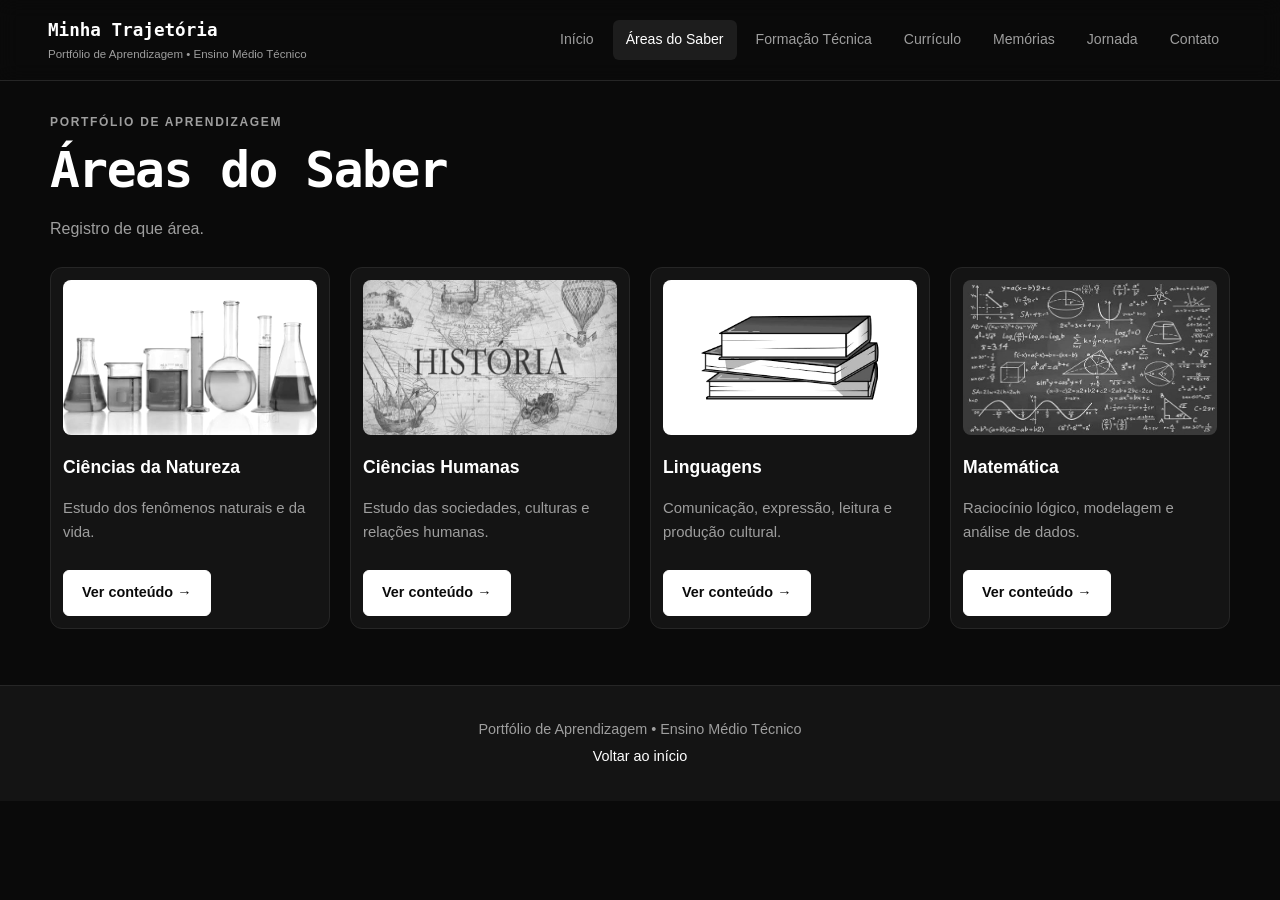
<file: paginas/areas-do-saber.html>
<!doctype html>
<html lang="pt-BR">
  <head>
    <meta charset="UTF-8" />
    <meta name="viewport" content="width=device-width, initial-scale=1.0" />
    <meta
      name="description"
      content="Portfólio de aprendizagem do Ensino Médio Técnico."
    />
    <title>Áreas do Saber | Minha Trajetória</title>
    <!-- Folha de estilos compartilhada. O caminho muda nas páginas dentro de /paginas. -->
    <link rel="stylesheet" href="../css/estilo.css" />
  </head>
  <body>
    <!-- CABEÇALHO E MENU PRINCIPAL. -->
    <header class="site-header">
      <a class="marca" href="../index.html"
        >Minha Trajetória<small
          >Portfólio de Aprendizagem • Ensino Médio Técnico</small
        ></a
      >
      <button
        class="menu-toggle"
        type="button"
        aria-expanded="false"
        aria-controls="menu-principal"
      >
        ☰ Menu
      </button>
      <nav aria-label="Navegação principal">
        <ul class="menu-horizontal" id="menu-principal">
          <li><a href="../index.html">Início</a></li>
          <li>
            <a href="areas-do-saber.html" aria-current="page">Áreas do Saber</a>
          </li>
          <li><a href="formacao-tecnica.html">Formação Técnica</a></li>
          <li><a href="curriculo.html">Currículo</a></li>
          <li><a href="memorias.html">Memórias</a></li>
          <li><a href="jornada.html">Jornada</a></li>
          <li><a href="contato.html">Contato</a></li>
        </ul>
      </nav>
    </header>
    <main>
      <p class="eyebrow">Portfólio de aprendizagem</p>
      <h1>Áreas do Saber</h1>
      <p class="subtitulo">Registro de que área.</p>
      <section class="grade-cards">
        <article class="card">
          <img
            src="../imagens/cn.jpg"
            alt="Imagem ilustrativa relacionada a Ciências da Natureza"
          />
          <h3>Ciências da Natureza</h3>
          <p>Estudo dos fenômenos naturais e da vida.</p>
          <a class="botao" href="ciencias-natureza.html">Ver conteúdo →</a>
        </article>
        <article class="card">
          <img
            src="../imagens/historia.jpg"
            alt="Imagem ilustrativa relacionada a Ciências Humanas"
          />
          <h3>Ciências Humanas</h3>
          <p>Estudo das sociedades, culturas e relações humanas.</p>
          <a class="botao" href="ciencias-humanas.html">Ver conteúdo →</a>
        </article>
        <article class="card">
          <img
            src="../imagens/livros.jpg"
            alt="Imagem ilustrativa relacionada a Linguagens"
          />
          <h3>Linguagens</h3>
          <p>Comunicação, expressão, leitura e produção cultural.</p>
          <a class="botao" href="linguagens.html">Ver conteúdo →</a>
        </article>
        <article class="card">
          <img
            src="../imagens/matematica.jpg"
            alt="Imagem ilustrativa relacionada a Matemática"
          />
          <h3>Matemática</h3>
          <p>Raciocínio lógico, modelagem e análise de dados.</p>
          <a class="botao" href="matematica.html">Ver conteúdo →</a>
        </article>
      </section>
    </main>
    <!-- RODAPÉ. -->
    <footer class="site-footer">
      <p>Portfólio de Aprendizagem • Ensino Médio Técnico</p>
      <p><a style="color: #fff" href="../index.html">Voltar ao início</a></p>
    </footer>
    <script src="../js/site.js"></script>
  </body>
</html>
</file>
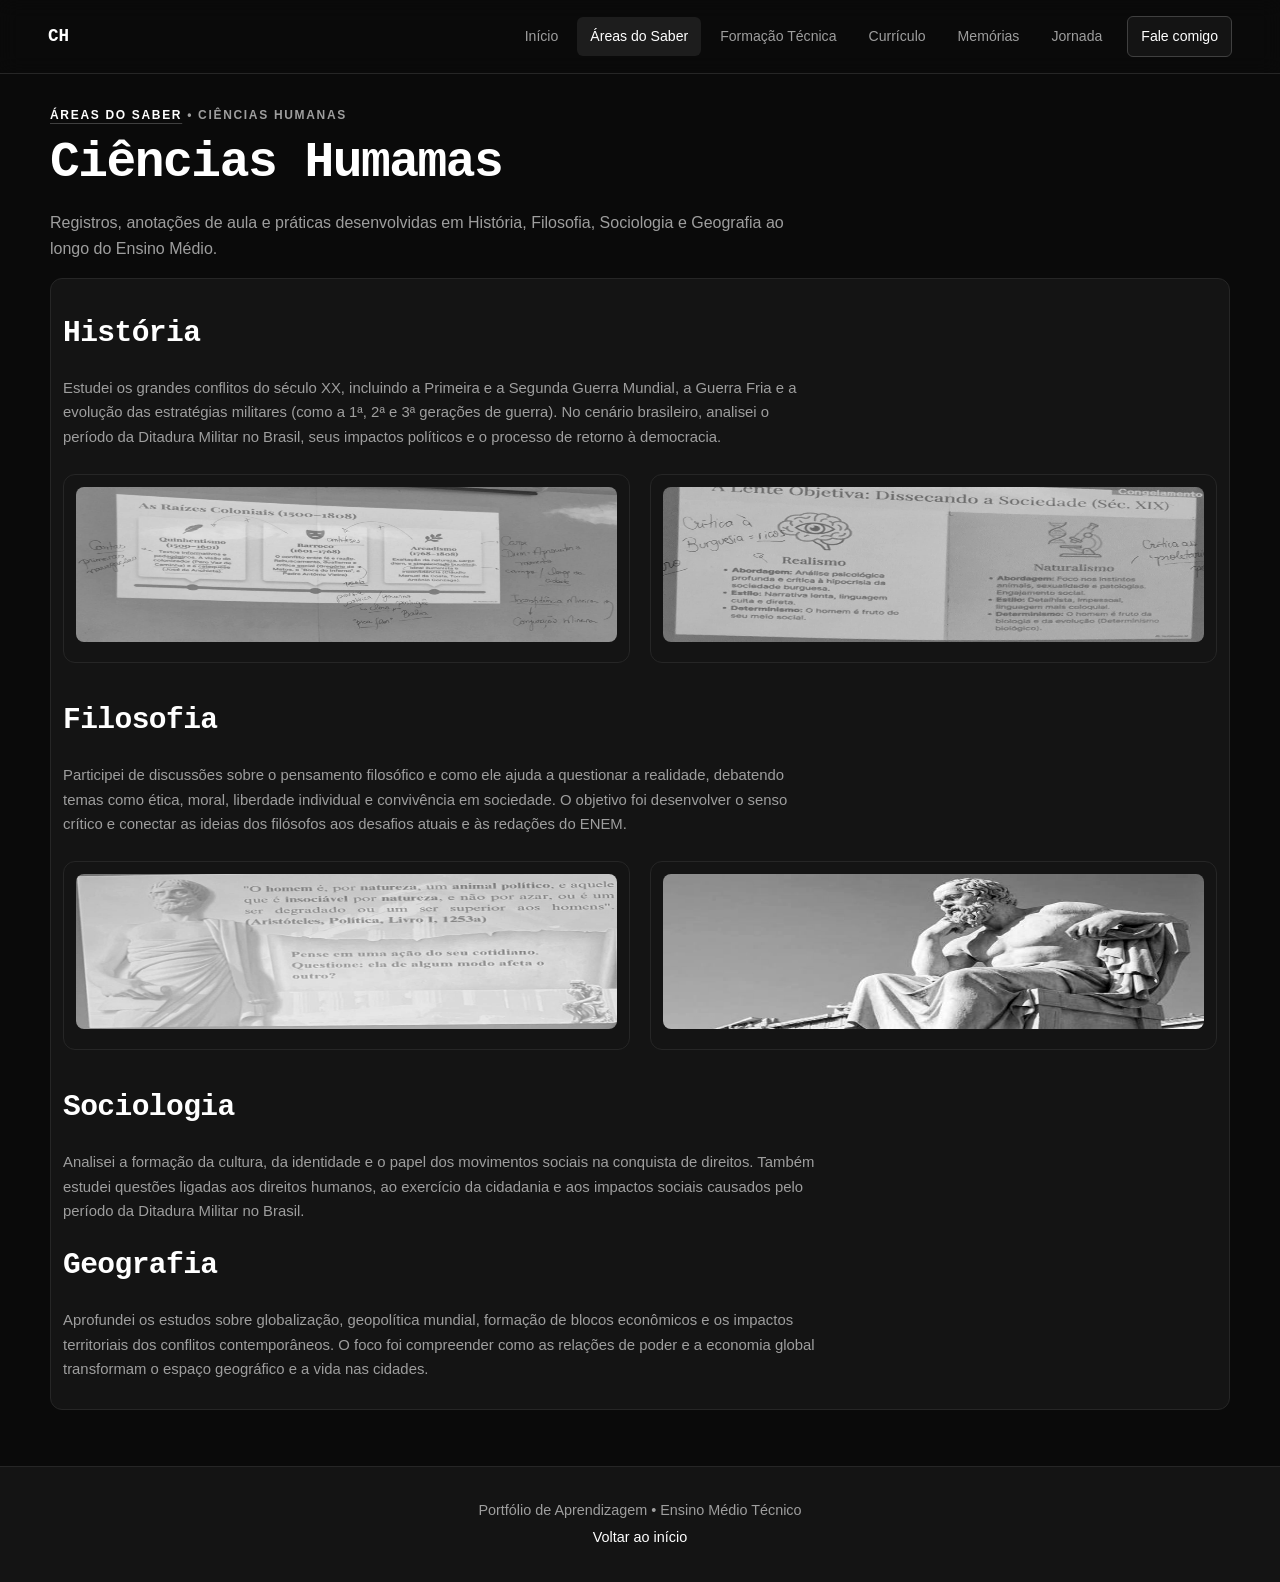
<file: paginas/ciencias-humanas.html>
<!doctype html>
<html lang="pt-BR">
  <head>
    <meta charset="UTF-8" />
    <meta name="viewport" content="width=device-width, initial-scale=1.0" />
    <meta
      name="description"
      content="Portfólio de aprendizagem do Ensino Médio Técnico — Ciências da Natureza."
    />
    <title>Área do Saber | CH</title>
    <link rel="stylesheet" href="../css/estilo.css" />
  </head>
  <body>
    <!-- CABEÇALHO E MENU PRINCIPAL -->
    <header class="site-header">
      <a class="marca" href="../index.html">
        <span>CH</span>
      </a>

      <button
        class="menu-toggle"
        type="button"
        aria-expanded="false"
        aria-controls="menu-principal"
      >
        ☰ Menu
      </button>

      <nav aria-label="Navegação principal">
        <ul class="menu-horizontal" id="menu-principal">
          <li><a href="../index.html">Início</a></li>
          <li>
            <a href="areas-do-saber.html" aria-current="page">Áreas do Saber</a>
          </li>
          <li><a href="formacao-tecnica.html">Formação Técnica</a></li>
          <li><a href="curriculo.html">Currículo</a></li>
          <li><a href="memorias.html">Memórias</a></li>
          <li><a href="jornada.html">Jornada</a></li>
          <li><a href="contato.html" class="nav-cta">Fale comigo</a></li>
        </ul>
      </nav>
    </header>

    <main>
      <p class="eyebrow">
        <a href="areas-do-saber.html">Áreas do Saber</a> • Ciências Humanas
      </p>
      <h1>Ciências Humamas</h1>
      <p class="subtitulo">
        Registros, anotações de aula e práticas desenvolvidas em História,
        Filosofia, Sociologia e Geografia ao longo do Ensino Médio.
      </p>
      <div class="card">
        <section class="secao-disciplina" >
          <h2>História</h2>
          <p class="subtitulo">
            Estudei os grandes conflitos do século XX, incluindo a Primeira e a Segunda Guerra Mundial, a Guerra Fria e a evolução das estratégias militares (como a 1ª, 2ª e 3ª gerações de guerra). No cenário brasileiro, analisei o período da Ditadura Militar no Brasil, seus impactos políticos e o processo de retorno à democracia.
          </p>
          <div class="grade-cards">
            <article class="card">
              <img
                src="../imagens/atividades/historia.png"
                alt="Registro de aula de História 1"
              />
            </article>
            <article class="card">
              <img
                src="../imagens/atividades/historia1.jpeg"
                alt="Registro de aula de História 2"
              />
            </article>
          </div>
        </section>
        <section class="secao-disciplina" >
          <h2>Filosofia</h2>
          <p class="subtitulo">
            Participei de discussões sobre o pensamento filosófico e como ele ajuda a questionar a realidade, debatendo temas como ética, moral, liberdade individual e convivência em sociedade. O objetivo foi desenvolver o senso crítico e conectar as ideias dos filósofos aos desafios atuais e às redações do ENEM.
          </p>
          <div class="grade-cards">
            <article class="card">
              <img
                src="../imagens/atividades/filosofia.png"
                alt="Registro de aula de Filosofia 1"
              />
            </article>
            <article class="card">
              <img
                src="../imagens/filosofia.jpg"
                alt="Imagem ilustrativa do Sócrates"
              />
            </article>
          </div>
        </section>
        <section class="secao-disciplina" >
            <h2>Sociologia</h2>
            <p class="subtitulo">
              Analisei a formação da cultura, da identidade e o papel dos movimentos sociais na conquista de direitos. Também estudei questões ligadas aos direitos humanos, ao exercício da cidadania e aos impactos sociais causados pelo período da Ditadura Militar no Brasil.
            </p>
              </article>
            <h2>Geografia</h2>
            <p class="subtitulo">
              Aprofundei os estudos sobre globalização, geopolítica mundial, formação de blocos econômicos e os impactos territoriais dos conflitos contemporâneos. O foco foi compreender como as relações de poder e a economia global transformam o espaço geográfico e a vida nas cidades.
            </p>
        </section>
      </div>
    </main>

    <!-- RODAPÉ -->
    <footer class="site-footer">
      <p>Portfólio de Aprendizagem • Ensino Médio Técnico</p>
      <p><a href="../index.html">Voltar ao início</a></p>
    </footer>

    <script src="../js/site.js"></script>
  </body>
</html>
</file>
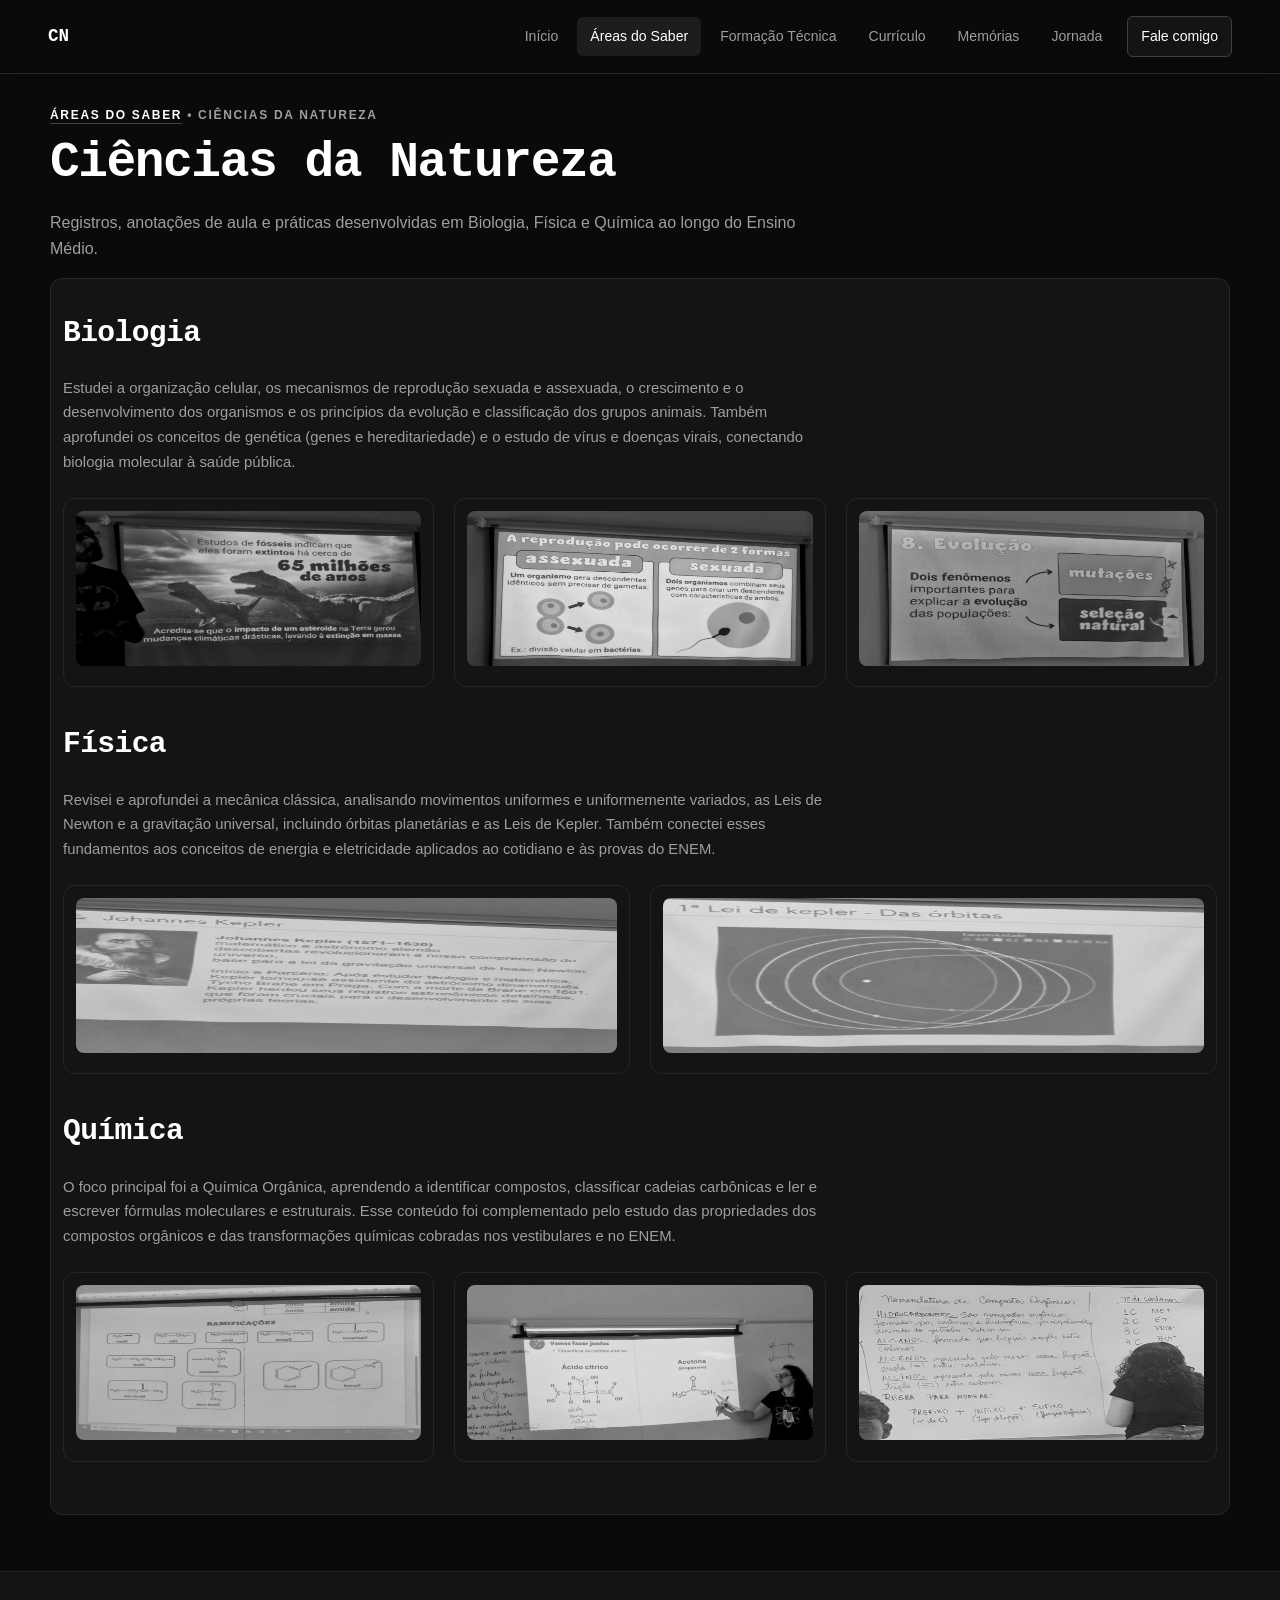
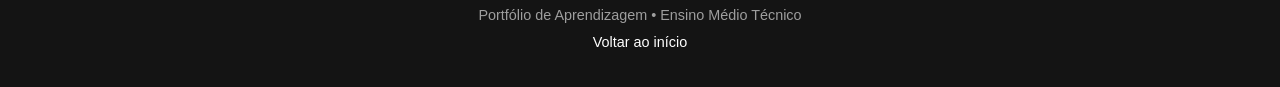
<file: paginas/ciencias-natureza.html>
<!doctype html>
<html lang="pt-BR">
  <head>
    <meta charset="UTF-8" />
    <meta name="viewport" content="width=device-width, initial-scale=1.0" />
    <meta
      name="description"
      content="Portfólio de aprendizagem do Ensino Médio Técnico — Ciências da Natureza."
    />
    <title>Área do Saber | CN</title>
    <link rel="stylesheet" href="../css/estilo.css" />
  </head>
  <body>
    <!-- CABEÇALHO E MENU PRINCIPAL -->
    <header class="site-header">
      <a class="marca" href="../index.html">
        <span>CN</span>
      </a>

      <button
        class="menu-toggle"
        type="button"
        aria-expanded="false"
        aria-controls="menu-principal"
      >
        ☰ Menu
      </button>

      <nav aria-label="Navegação principal">
        <ul class="menu-horizontal" id="menu-principal">
          <li><a href="../index.html">Início</a></li>
          <li>
            <a href="areas-do-saber.html" aria-current="page">Áreas do Saber</a>
          </li>
          <li><a href="formacao-tecnica.html">Formação Técnica</a></li>
          <li><a href="curriculo.html">Currículo</a></li>
          <li><a href="memorias.html">Memórias</a></li>
          <li><a href="jornada.html">Jornada</a></li>
          <li><a href="contato.html" class="nav-cta">Fale comigo</a></li>
        </ul>
      </nav>
    </header>

    <main>
      <p class="eyebrow">
        <a href="areas-do-saber.html">Áreas do Saber</a> • Ciências da Natureza
      </p>
      <h1>Ciências da Natureza</h1>
      <p class="subtitulo">
        Registros, anotações de aula e práticas desenvolvidas em Biologia,
        Física e Química ao longo do Ensino Médio.
      </p>
      <div class="card">
        <section class="secao-disciplina">
          <h2>Biologia</h2>
          <p class="subtitulo">
            Estudei a organização celular, os mecanismos de reprodução sexuada e
            assexuada, o crescimento e o desenvolvimento dos organismos e os
            princípios da evolução e classificação dos grupos animais. Também
            aprofundei os conceitos de genética (genes e hereditariedade) e o
            estudo de vírus e doenças virais, conectando biologia molecular à
            saúde pública.
          </p>

          <div class="grade-cards">
            <article class="card">
              <img
                src="../imagens/atividades/biologia3.png"
                alt="Registro de aula de Biologia 1"
              />
            </article>

            <article class="card">
              <img
                src="../imagens/atividades/biologia.png"
                alt="Registro de aula de Biologia 2"
              />
            </article>

            <article class="card">
              <img
                src="../imagens/atividades/biologia2.png"
                alt="Registro de aula de Biologia 3"
              />
            </article>
          </div>
        </section>
        <section class="secao-disciplina">
          <h2>Física</h2>
          <p class="subtitulo">
            Revisei e aprofundei a mecânica clássica, analisando movimentos
            uniformes e uniformemente variados, as Leis de Newton e a gravitação
            universal, incluindo órbitas planetárias e as Leis de Kepler. Também
            conectei esses fundamentos aos conceitos de energia e eletricidade
            aplicados ao cotidiano e às provas do ENEM.
          </p>

          <div class="grade-cards">
            <article class="card">
              <img
                src="../imagens/atividades/fisica1.png"
                alt="Registro de aula de Física 1"
              />
            </article>

            <article class="card">
              <img
                src="../imagens/atividades/fisica2.png"
                alt="Registro de aula de Física 2"
              />
            </article>
          </div>
        </section>
        <section class="secao-disciplina">
          <h2>Química</h2>
          <p class="subtitulo">
            O foco principal foi a Química Orgânica, aprendendo a identificar
            compostos, classificar cadeias carbônicas e ler e escrever fórmulas
            moleculares e estruturais. Esse conteúdo foi complementado pelo
            estudo das propriedades dos compostos orgânicos e das transformações
            químicas cobradas nos vestibulares e no ENEM.
          </p>

          <div class="grade-cards">
            <article class="card">
              <img
                src="../imagens/atividades/quimica1.png"
                alt="Registro de aula de Química 1"
              />
            </article>

            <article class="card">
              <img
                src="../imagens/atividades/quimica4.png"
                alt="Registro de aula de Química 2"
              />
            </article>

            <article class="card">
              <img
                src="../imagens/atividades/quimica2.png"
                alt="Registro de aula de Química 3"
              />
            </article>
          </div>
        </section>
      </div>
    </main>

    <!-- RODAPÉ -->
    <footer class="site-footer">
      <p>Portfólio de Aprendizagem • Ensino Médio Técnico</p>
      <p><a href="../index.html">Voltar ao início</a></p>
    </footer>

    <script src="../js/site.js"></script>
  </body>
</html>
</file>
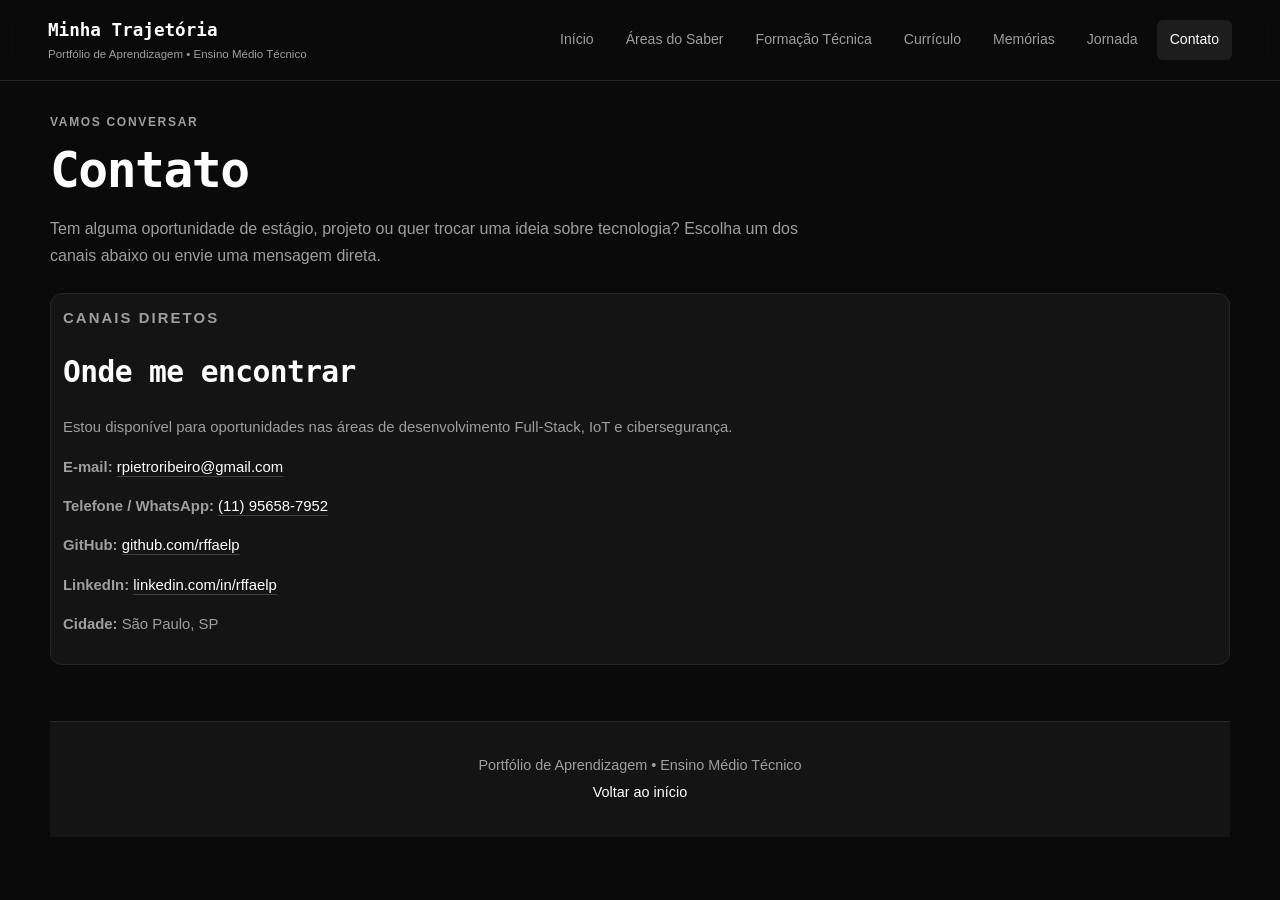
<file: paginas/contato.html>
<!doctype html>
<html lang="pt-BR">
  <head>
    <meta charset="UTF-8" />
    <meta name="viewport" content="width=device-width, initial-scale=1.0" />
    <meta
      name="description"
      content="Entre em contato com Rafael Pietro Silva Ribeiro — Desenvolvedor Full-Stack e estudante de IoT."
    />
    <title>Contato | Minha Trajetória</title>
    <!-- Folha de estilos compartilhada. O caminho muda nas páginas dentro de /paginas. -->
    <link rel="stylesheet" href="../css/estilo.css" />
  </head>
  <body>
    <!-- CABEÇALHO E MENU PRINCIPAL -->
    <header class="site-header">
      <a class="marca" href="../index.html"
        >Minha Trajetória<small
          >Portfólio de Aprendizagem • Ensino Médio Técnico</small
        ></a
      >
      <button
        class="menu-toggle"
        type="button"
        aria-expanded="false"
        aria-controls="menu-principal"
      >
        ☰ Menu
      </button>
      <nav aria-label="Navegação principal">
        <ul class="menu-horizontal" id="menu-principal">
          <li><a href="../index.html">Início</a></li>
          <li><a href="areas-do-saber.html">Áreas do Saber</a></li>
          <li><a href="formacao-tecnica.html">Formação Técnica</a></li>
          <li><a href="curriculo.html">Currículo</a></li>
          <li><a href="memorias.html">Memórias</a></li>
          <li><a href="jornada.html">Jornada</a></li>
          <li><a href="contato.html" aria-current="page">Contato</a></li>
        </ul>
      </nav>
    </header>

    <main>
      <p class="eyebrow">Vamos conversar</p>
      <h1>Contato</h1>
      <p class="subtitulo">
        Tem alguma oportunidade de estágio, projeto ou quer trocar uma ideia
        sobre tecnologia? Escolha um dos canais abaixo ou envie uma mensagem
        direta.
      </p>

      <div class="grade-cards">       
        <section class="card">
          <p class="eyebrow">Canais diretos</p>
          <h2>Onde me encontrar</h2>
          <p>
            Estou disponível para oportunidades nas áreas de desenvolvimento
            Full-Stack, IoT e cibersegurança.
          </p>
          <p>
            <strong>E-mail:</strong>
            <a href="mailto:rpietroribeiro@gmail.com"
              >rpietroribeiro@gmail.com</a
            >
          </p>
          <p>
            <strong>Telefone / WhatsApp:</strong>
            <a href="tel:+5511956587952">(11) 95658-7952</a>
          </p>
          <p>
            <strong>GitHub:</strong>
            <a
              href="https://github.com/rffaelp"
              target="_blank"
              rel="noreferrer"
              >github.com/rffaelp</a
            >
          </p>
          <p>
            <strong>LinkedIn:</strong>
            <a
              href="https://www.linkedin.com/in/rffaelp"
              target="_blank"
              rel="noreferrer"
              >linkedin.com/in/rffaelp</a
            >
          </p>
          <p><strong>Cidade:</strong> São Paulo, SP</p>
        </section>    
      </div>    
    <!-- RODAPÉ compartilhado por todas as páginas. -->
    <footer class="site-footer">
      <p>Portfólio de Aprendizagem • Ensino Médio Técnico</p>
      <p><a style="color: #fff" href="../index.html">Voltar ao início</a></p>
    </footer>
    <script src="../js/site.js"></script>
  </body>
</html>
</file>
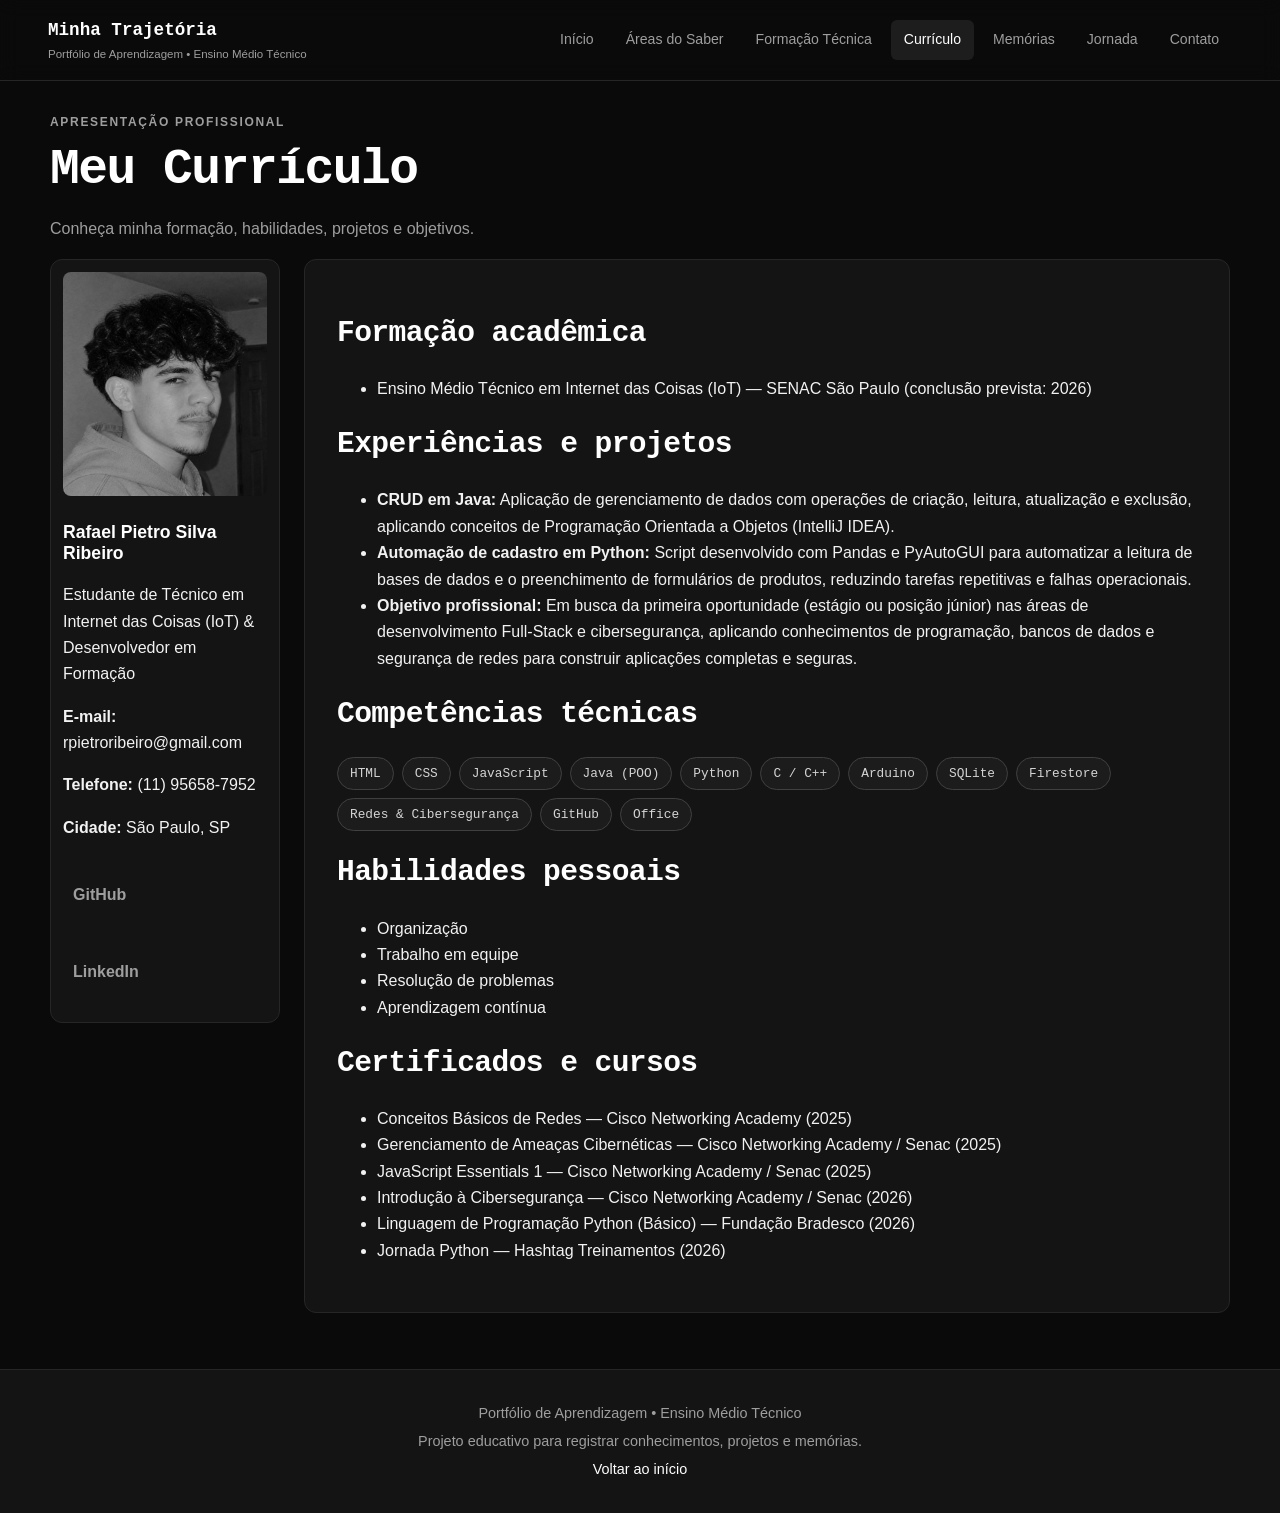
<file: paginas/curriculo.html>
<!doctype html>
<html lang="pt-BR">
  <head>
    <meta charset="UTF-8" />
    <meta name="viewport" content="width=device-width, initial-scale=1.0" />
    <meta
      name="description"
      content="Portfólio de aprendizagem do Ensino Médio Técnico — Rafael Pietro Silva Ribeiro."
    />
    <title>Meu Currículo | Minha Trajetória</title>
    <!-- Folha de estilos compartilhada. O caminho muda nas páginas dentro de /paginas. -->
    <link rel="stylesheet" href="../css/estilo.css" />
  </head>
  <body>
    <!-- CABEÇALHO E MENU PRINCIPAL: o menu horizontal usa display:flex no CSS. -->
    <header class="site-header">
      <a class="marca" href="../index.html"
        >Minha Trajetória<small
          >Portfólio de Aprendizagem • Ensino Médio Técnico</small
        ></a
      >
      <button
        class="menu-toggle"
        type="button"
        aria-expanded="false"
        aria-controls="menu-principal"
      >
        ☰ Menu
      </button>
      <nav aria-label="Navegação principal">
        <ul class="menu-horizontal" id="menu-principal">
          <li><a href="../index.html">Início</a></li>
          <li><a href="areas-do-saber.html">Áreas do Saber</a></li>
          <li><a href="formacao-tecnica.html">Formação Técnica</a></li>
          <li><a href="curriculo.html" aria-current="page">Currículo</a></li>
          <li><a href="memorias.html">Memórias</a></li>
          <li><a href="jornada.html">Jornada</a></li>
          <li><a href="contato.html">Contato</a></li>
        </ul>
      </nav>
    </header>
    <main>
      <p class="eyebrow">Apresentação profissional</p>
      <h1>Meu Currículo</h1>
      <p class="subtitulo">
        Conheça minha formação, habilidades, projetos e objetivos.
      </p>
      <div class="layout-interno">
        <aside class="menu-lateral">
          <img
            src="../imagens/eu.jpg"
            alt="Foto de Rafael Pietro Silva Ribeiro"
            style="width: 100%; border-radius: 8px"
          />
          <h3>Rafael Pietro Silva Ribeiro</h3>
          <p>
            Estudante de Técnico em Internet das Coisas (IoT) &amp;
            Desenvolvedor em Formação
          </p>
          <p><strong>E-mail:</strong> rpietroribeiro@gmail.com</p>
          <p><strong>Telefone:</strong> (11) 95658-7952</p>
          <p><strong>Cidade:</strong> São Paulo, SP</p>
          <a href="github.com/rffaelp">
            <p><strong>GitHub</strong></p>
          </a>
          <a href="linkedin.com/in/rffaelp">
            <p><strong>LinkedIn</strong></p>
          </a>
        </aside>
        <article class="painel-conteudo">
          <section>
            <h2>Formação acadêmica</h2>
            <ul>
              <li>
                Ensino Médio Técnico em Internet das Coisas (IoT) — SENAC São
                Paulo (conclusão prevista: 2026)
              </li>
            </ul>
          </section>
          <section>
            <h2>Experiências e projetos</h2>
            <ul>
              <li>
                <strong>CRUD em Java:</strong> Aplicação de gerenciamento de
                dados com operações de criação, leitura, atualização e exclusão,
                aplicando conceitos de Programação Orientada a Objetos (IntelliJ
                IDEA).
              </li>
              <li>
                <strong>Automação de cadastro em Python:</strong> Script
                desenvolvido com Pandas e PyAutoGUI para automatizar a leitura
                de bases de dados e o preenchimento de formulários de produtos,
                reduzindo tarefas repetitivas e falhas operacionais.
              </li>
              <li>
                <strong>Objetivo profissional:</strong> Em busca da primeira
                oportunidade (estágio ou posição júnior) nas áreas de
                desenvolvimento Full-Stack e cibersegurança, aplicando
                conhecimentos de programação, bancos de dados e segurança de
                redes para construir aplicações completas e seguras.
              </li>
            </ul>
          </section>
          <section>
            <h2>Competências técnicas</h2>
            <div class="etiquetas">
              <span class="etiqueta">HTML</span>
              <span class="etiqueta">CSS</span>
              <span class="etiqueta">JavaScript</span>
              <span class="etiqueta">Java (POO)</span>
              <span class="etiqueta">Python</span>
              <span class="etiqueta">C / C++</span>
              <span class="etiqueta">Arduino</span> 
              <span class="etiqueta">SQLite</span>
              <span class="etiqueta">Firestore</span>
              <span class="etiqueta">Redes &amp; Cibersegurança</span>
              <span class="etiqueta">GitHub</span>
              <span class="etiqueta">Office</span>
            </div>
          </section>
          <section>
            <h2>Habilidades pessoais</h2>
            <ul>
              <li>Organização</li>
              <li>Trabalho em equipe</li>
              <li>Resolução de problemas</li>
              <li>Aprendizagem contínua</li>
            </ul>
          </section>
          <section>
            <h2>Certificados e cursos</h2>
            <ul>
              <li>
                Conceitos Básicos de Redes — Cisco Networking Academy (2025)
              </li>
              <li>
                Gerenciamento de Ameaças Cibernéticas — Cisco Networking Academy
                / Senac (2025)
              </li>
              <li>
                JavaScript Essentials 1 — Cisco Networking Academy / Senac
                (2025)
              </li>
              <li>
                Introdução à Cibersegurança — Cisco Networking Academy / Senac
                (2026)
              </li>
              <li>
                Linguagem de Programação Python (Básico) — Fundação Bradesco
                (2026)
              </li>
              <li>Jornada Python — Hashtag Treinamentos (2026)</li>
            </ul>
          </section>
        </article>
      </div>
    </main>
    <!-- RODAPÉ compartilhado por todas as páginas. -->
    <footer class="site-footer">
      <p>Portfólio de Aprendizagem • Ensino Médio Técnico</p>
      <p>
        Projeto educativo para registrar conhecimentos, projetos e memórias.
      </p>
      <p><a style="color: #fff" href="../index.html">Voltar ao início</a></p>
    </footer>
    <script src="../js/site.js"></script>
  </body>
</html>
</file>
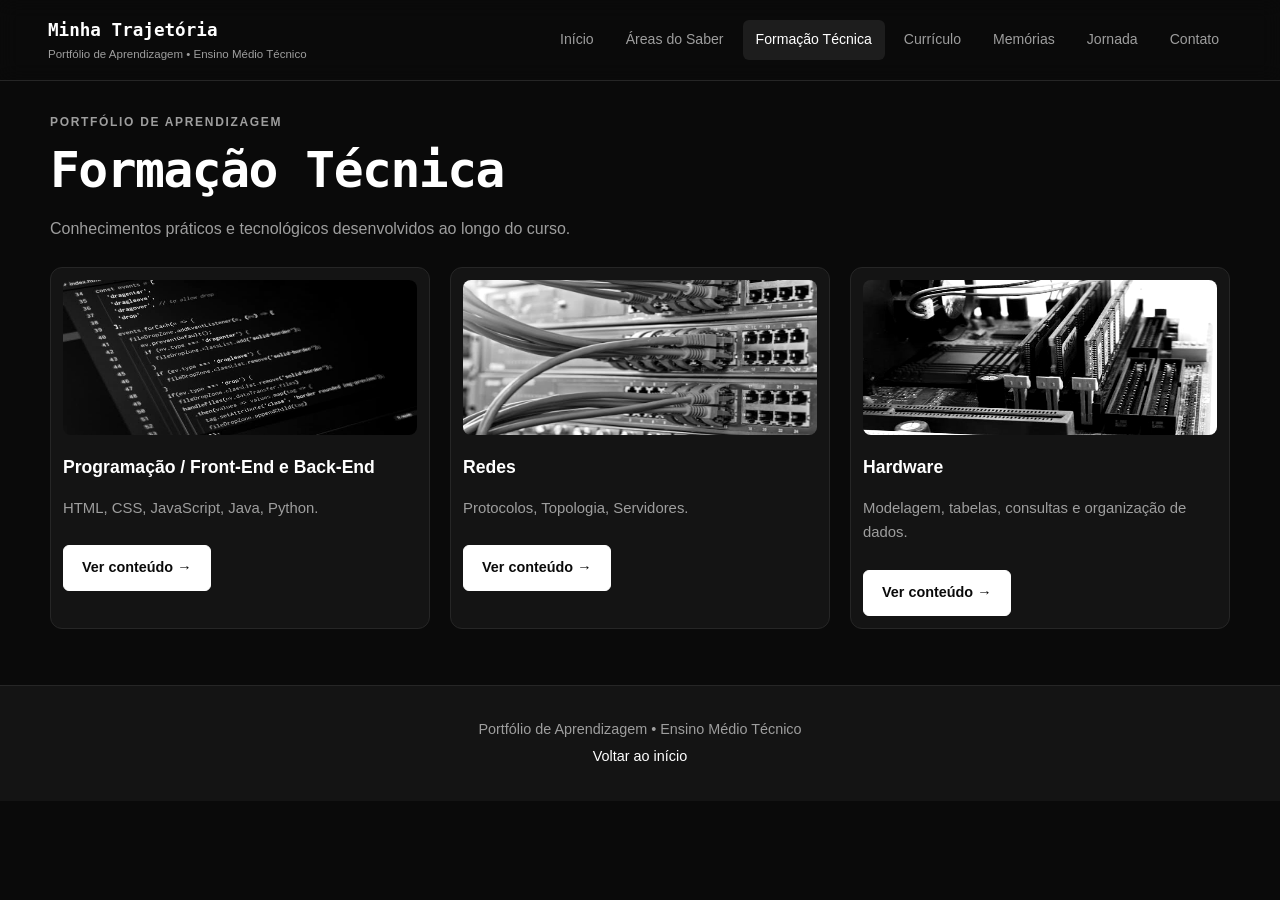
<file: paginas/formacao-tecnica.html>
<!doctype html>
<html lang="pt-BR">
  <head>
    <meta charset="UTF-8" />
    <meta name="viewport" content="width=device-width, initial-scale=1.0" />
    <meta
      name="description"
      content="Portfólio de aprendizagem do Ensino Médio Técnico."
    />
    <title>Formação Técnica | Minha Trajetória</title>
    <!-- Folha de estilos compartilhada. O caminho muda nas páginas dentro de /paginas. -->
    <link rel="stylesheet" href="../css/estilo.css" />
  </head>
  <body>
    <!-- CABEÇALHO E MENU PRINCIPAL: o menu horizontal usa display:flex no CSS. -->
    <header class="site-header">
      <a class="marca" href="../index.html"
        >Minha Trajetória<small
          >Portfólio de Aprendizagem • Ensino Médio Técnico</small
        ></a
      >
      <button
        class="menu-toggle"
        type="button"
        aria-expanded="false"
        aria-controls="menu-principal"
      >
        ☰ Menu
      </button>
      <nav aria-label="Navegação principal">
        <ul class="menu-horizontal" id="menu-principal">
          <li><a href="../index.html">Início</a></li>
          <li><a href="areas-do-saber.html">Áreas do Saber</a></li>
          <li>
            <a href="formacao-tecnica.html" aria-current="page"
              >Formação Técnica</a
            >
          </li>
          <li><a href="curriculo.html">Currículo</a></li>
          <li><a href="memorias.html">Memórias</a></li>
          <li><a href="jornada.html">Jornada</a></li>
          <li><a href="contato.html">Contato</a></li>
        </ul>
      </nav>
    </header>
    <main>
      <p class="eyebrow">Portfólio de aprendizagem</p>
      <h1>Formação Técnica</h1>
      <p class="subtitulo">
        Conhecimentos práticos e tecnológicos desenvolvidos ao longo do curso.
      </p>
      <section class="grade-cards">
        <article class="card">
          <img
            src="../imagens/codigo.jpg"
            alt="Imagem ilustrativa relacionada a Programação / Front-End"
          />
          <h3>Programação / Front-End e Back-End</h3>
          <p>HTML, CSS, JavaScript, Java, Python.</p>
          <a class="botao" href="front-end.html">Ver conteúdo →</a>
        </article>
        <article class="card">
          <img
            src="../imagens/redes.jpg"
            alt="Imagem ilustrativa relacionada a Redes"
          />
          <h3>Redes</h3>
          <p>Protocolos, Topologia, Servidores.</p>
          <a class="botao" href="redes.html">Ver conteúdo →</a>
        </article>
        <article class="card">
          <img
            src="../imagens/hardware.jpg"
            alt="Imagem ilustrativa relacionada a Hardware"
          />
          <h3>Hardware</h3>
          <p>Modelagem, tabelas, consultas e organização de dados.</p>
          <a class="botao" href="hardware.html">Ver conteúdo →</a>
        </article>
      </section>
    </main>
    <!-- RODAPÉ compartilhado por todas as páginas. -->
    <footer class="site-footer">
      <p>Portfólio de Aprendizagem • Ensino Médio Técnico</p>
      <p><a style="color: #fff" href="../index.html">Voltar ao início</a></p>
    </footer>
    <script src="../js/site.js"></script>
  </body>
</html>
</file>
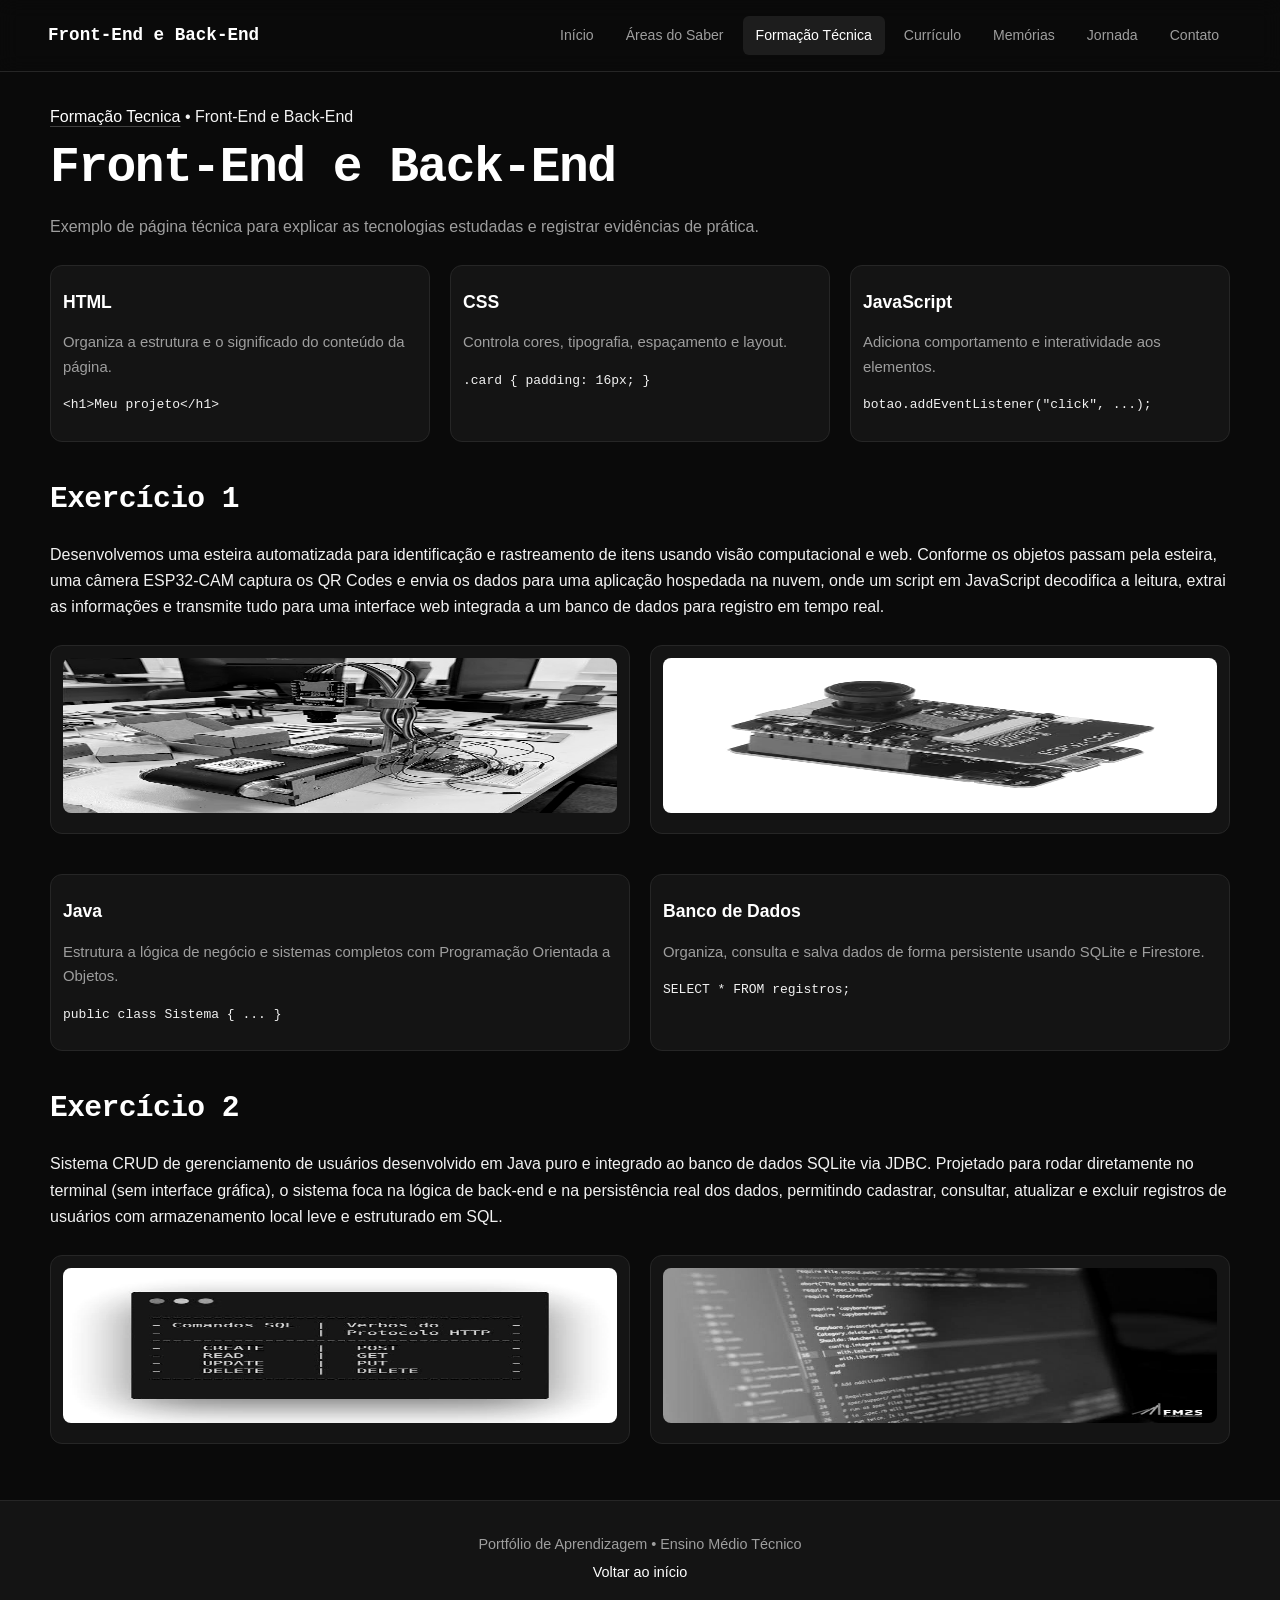
<file: paginas/front-end.html>
<!doctype html>
<html lang="pt-BR">
  <head>
    <meta charset="UTF-8" />
    <meta name="viewport" content="width=device-width, initial-scale=1.0" />
    <meta
      name="description"
      content="Portfólio de aprendizagem do Ensino Médio Técnico."
    />
    <title>Front-End e Back-End | Formação Tecnica</title>
    <!-- Folha de estilos compartilhada. O caminho muda nas páginas dentro de /paginas. -->
    <link rel="stylesheet" href="../css/estilo.css" />
  </head>
  <body>
    <!-- CABEÇALHO E MENU PRINCIPAL: o menu horizontal usa display:flex no CSS. -->
    <header class="site-header">
      <a class="marca" href="../index.html" 
      ><span>Front-End e Back-End</span></a>
      <button
        class="menu-toggle"
        type="button"
        aria-expanded="false"
        aria-controls="menu-principal"
      >
        ☰ Menu
      </button>
      <nav aria-label="Navegação principal">
        <ul class="menu-horizontal" id="menu-principal">
          <li><a href="../index.html">Início</a></li>
          <li><a href="areas-do-saber.html">Áreas do Saber</a></li>
          <li>
            <a href="formacao-tecnica.html" aria-current="page"
              >Formação Técnica</a
            >
          </li>
          <li><a href="curriculo.html">Currículo</a></li>
          <li><a href="memorias.html">Memórias</a></li>
          <li><a href="jornada.html">Jornada</a></li>
          <li><a href="contato.html">Contato</a></li>
        </ul>
      </nav>
    </header>
    <main>
      <a href="formacao-tecnica.html">Formação Tecnica</a> • Front-End e Back-End
      <h1>Front-End e Back-End</h1>
      <p class="subtitulo">
        Exemplo de página técnica para explicar as tecnologias estudadas e
        registrar evidências de prática.
      </p>
      <section class="grade-cards">
        <article class="card">
          <h3>HTML</h3>
          <p>Organiza a estrutura e o significado do conteúdo da página.</p>
          <pre><code>&lt;h1&gt;Meu projeto&lt;/h1&gt;</code></pre>
        </article>
        <article class="card">
          <h3>CSS</h3>
          <p>Controla cores, tipografia, espaçamento e layout.</p>
          <pre><code>.card { padding: 16px; }</code></pre>
        </article>
        <article class="card">
          <h3>JavaScript</h3>
          <p>Adiciona comportamento e interatividade aos elementos.</p>
          <pre><code>botao.addEventListener("click", ...);</code></pre>
        </article>
      </section>
      <section>
        <h2>Exercício 1</h2>
        <p>
          Desenvolvemos uma esteira automatizada para identificação e
          rastreamento de itens usando visão computacional e web. Conforme os
          objetos passam pela esteira, uma câmera ESP32-CAM captura os QR Codes
          e envia os dados para uma aplicação hospedada na nuvem, onde um script
          em JavaScript decodifica a leitura, extrai as informações e transmite
          tudo para uma interface web integrada a um banco de dados para
          registro em tempo real.
        </p>
        <div class="grade-cards">
        <article class="card">
          <img src="../imagens/atividades/qrcode.jpg" alt="Imagem ilustrativa relacionada a Trabalho de Esteira Inteligente" />
        </article>
        <article class="card">
          <img src="../imagens/atividades/esp32.jpg" alt="" />
        </article>
      </section>
      <section class="grade-cards">
        <article class="card">
          <h3>Java</h3>
          <p>
            Estrutura a lógica de negócio e sistemas completos com Programação
            Orientada a Objetos.
          </p>
          <pre><code>public class Sistema { ... }</code></pre>
        </article>
        <article class="card">
          <h3>Banco de Dados</h3>
          <p>
            Organiza, consulta e salva dados de forma persistente usando SQLite
            e Firestore.
          </p>
          <pre><code>SELECT * FROM registros;</code></pre>
        </article>
      </section>
      <section>
        <h2>Exercício 2</h2>
        <p>
          Sistema CRUD de gerenciamento de usuários desenvolvido em Java puro e
          integrado ao banco de dados SQLite via JDBC. Projetado para rodar
          diretamente no terminal (sem interface gráfica), o sistema foca na
          lógica de back-end e na persistência real dos dados, permitindo
          cadastrar, consultar, atualizar e excluir registros de usuários com
          armazenamento local leve e estruturado em SQL.
        </p>
      </section>
      <div class="grade-cards">
        <article class="card">
          <img src="../imagens/atividades/crud.jpg" alt="" />
        </article>
        <article class="card">
          <img src="../imagens/atividades/crud2.jpg" alt="" />
        </article>
      </div>
    </main>
    <!-- RODAPÉ compartilhado por todas as páginas. -->
    <footer class="site-footer">
      <p>Portfólio de Aprendizagem • Ensino Médio Técnico</p>
      <p><a style="color: #fff" href="../index.html">Voltar ao início</a></p>
    </footer>
    <script src="../js/site.js"></script>
  </body>
</html>
</file>
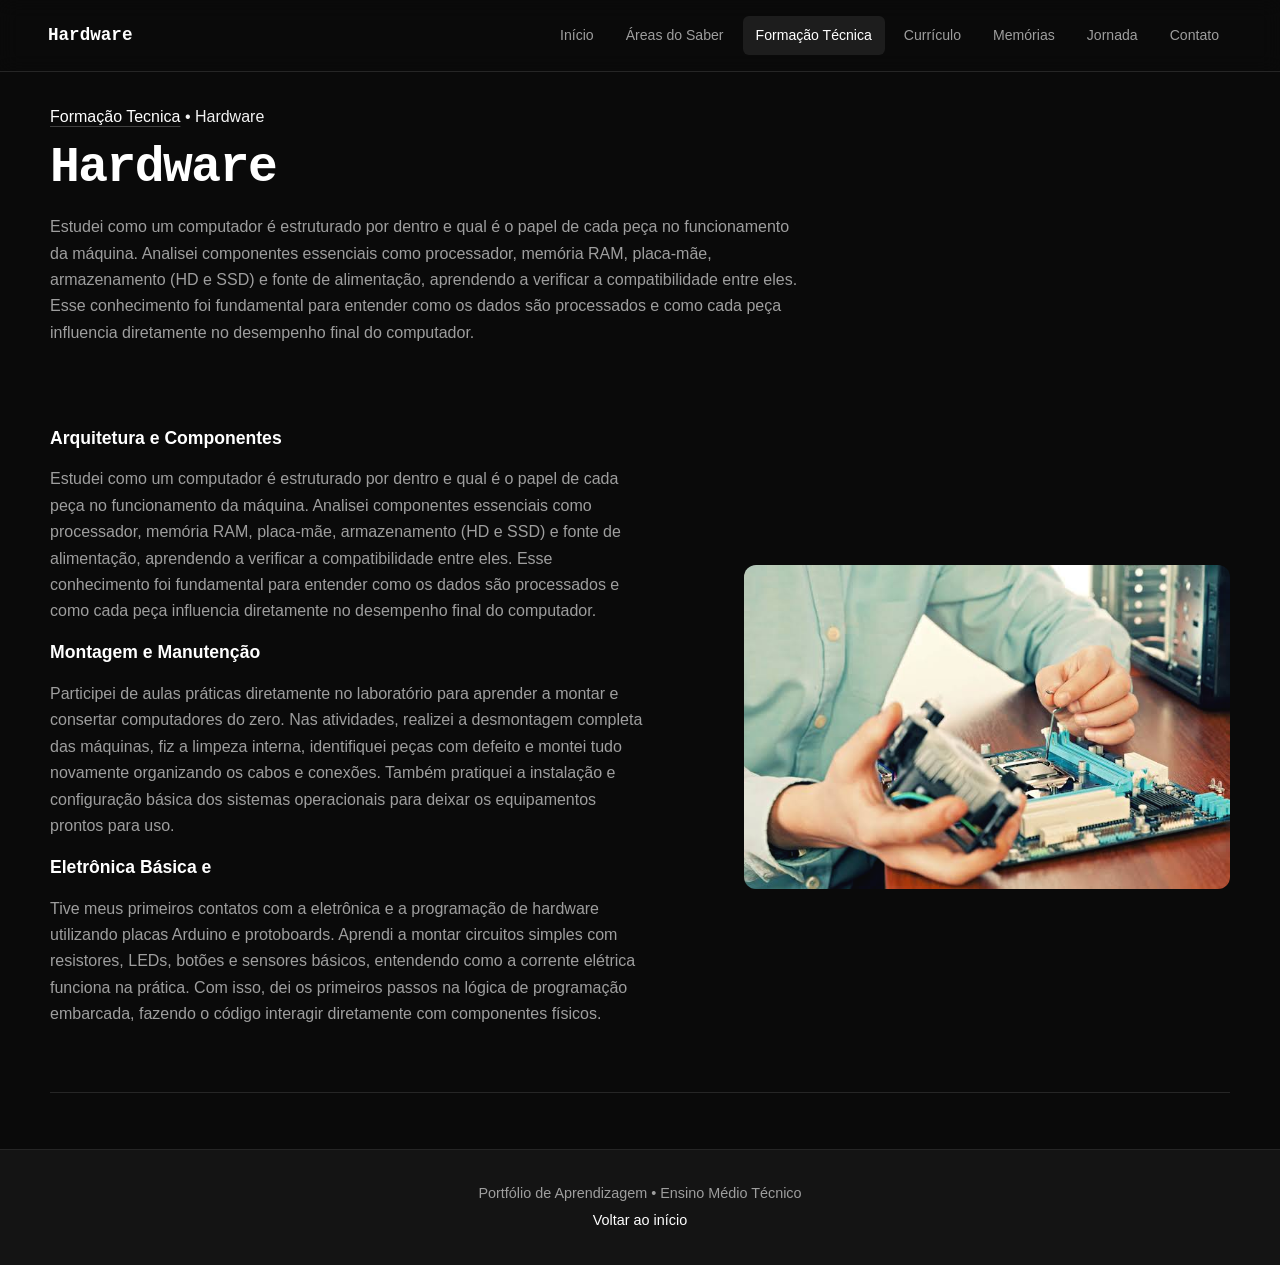
<file: paginas/hardware.html>
<!doctype html>
<html lang="pt-BR">
  <head>
    <meta charset="UTF-8" />
    <meta name="viewport" content="width=device-width, initial-scale=1.0" />
    <meta
      name="description"
      content="Portfólio de aprendizagem do Ensino Médio Técnico."
    />
    <title>Hardware | Formação Tecnica</title>
    <!-- Folha de estilos compartilhada. O caminho muda nas páginas dentro de /paginas. -->
    <link rel="stylesheet" href="../css/estilo.css" />
  </head>
  <body>
    <!-- CABEÇALHO E MENU PRINCIPAL -->
    <header class="site-header">
      <a class="marca" href="../index.html"><span>Hardware</span></a>
      <button
        class="menu-toggle"
        type="button"
        aria-expanded="false"
        aria-controls="menu-principal"
      >
        ☰ Menu
      </button>
      <nav aria-label="Navegação principal">
        <ul class="menu-horizontal" id="menu-principal">
          <li><a href="../index.html">Início</a></li>
          <li><a href="areas-do-saber.html">Áreas do Saber</a></li>
          <li>
            <a href="formacao-tecnica.html" aria-current="page"
              >Formação Técnica</a
            >
          </li>
          <li><a href="curriculo.html">Currículo</a></li>
          <li><a href="memorias.html">Memórias</a></li>
          <li><a href="jornada.html">Jornada</a></li>
          <li><a href="contato.html">Contato</a></li>
        </ul>
      </nav>
    </header>
    <main>
      <a href="formacao-tecnica.html">Formação Tecnica</a> • Hardware
      <h1>Hardware</h1>
      <p class="subtitulo">
        Estudei como um computador é estruturado por dentro e qual é o papel de
        cada peça no funcionamento da máquina. Analisei componentes essenciais
        como processador, memória RAM, placa-mãe, armazenamento (HD e SSD) e
        fonte de alimentação, aprendendo a verificar a compatibilidade entre
        eles. Esse conhecimento foi fundamental para entender como os dados são
        processados e como cada peça influencia diretamente no desempenho final
        do computador.
      </p>
      <section class="hero">
        <div>
          <h3>Arquitetura e Componentes</h3>
          <p>
            Estudei como um computador é estruturado por dentro e qual é o papel
            de cada peça no funcionamento da máquina. Analisei componentes
            essenciais como processador, memória RAM, placa-mãe, armazenamento
            (HD e SSD) e fonte de alimentação, aprendendo a verificar a
            compatibilidade entre eles. Esse conhecimento foi fundamental para
            entender como os dados são processados e como cada peça influencia
            diretamente no desempenho final do computador.
          </p>
          <h3>Montagem e Manutenção</h3>
          <p>
            Participei de aulas práticas diretamente no laboratório para
            aprender a montar e consertar computadores do zero. Nas atividades,
            realizei a desmontagem completa das máquinas, fiz a limpeza interna,
            identifiquei peças com defeito e montei tudo novamente organizando
            os cabos e conexões. Também pratiquei a instalação e configuração
            básica dos sistemas operacionais para deixar os equipamentos prontos
            para uso.
          </p>
          <h3>Eletrônica Básica e <Arduino></Arduino></h3>
          <p>
            Tive meus primeiros contatos com a eletrônica e a programação de
            hardware utilizando placas Arduino e protoboards. Aprendi a montar
            circuitos simples com resistores, LEDs, botões e sensores básicos,
            entendendo como a corrente elétrica funciona na prática. Com isso,
            dei os primeiros passos na lógica de programação embarcada, fazendo
            o código interagir diretamente com componentes físicos.
          </p>
        </div>
        <img
          class="hero-foto"
          src="../imagens/atividades/hardware.jpg"
          alt="Imagem ilustrativa da manutenção de um hardware"
        />
      </section>
    </main>
    <!-- RODAPÉ compartilhado por todas as páginas. -->
    <footer class="site-footer">
      <p>Portfólio de Aprendizagem • Ensino Médio Técnico</p>
      <p><a style="color: #fff" href="../index.html">Voltar ao início</a></p>
    </footer>
    <script src="../js/site.js"></script>
  </body>
</html>
</file>
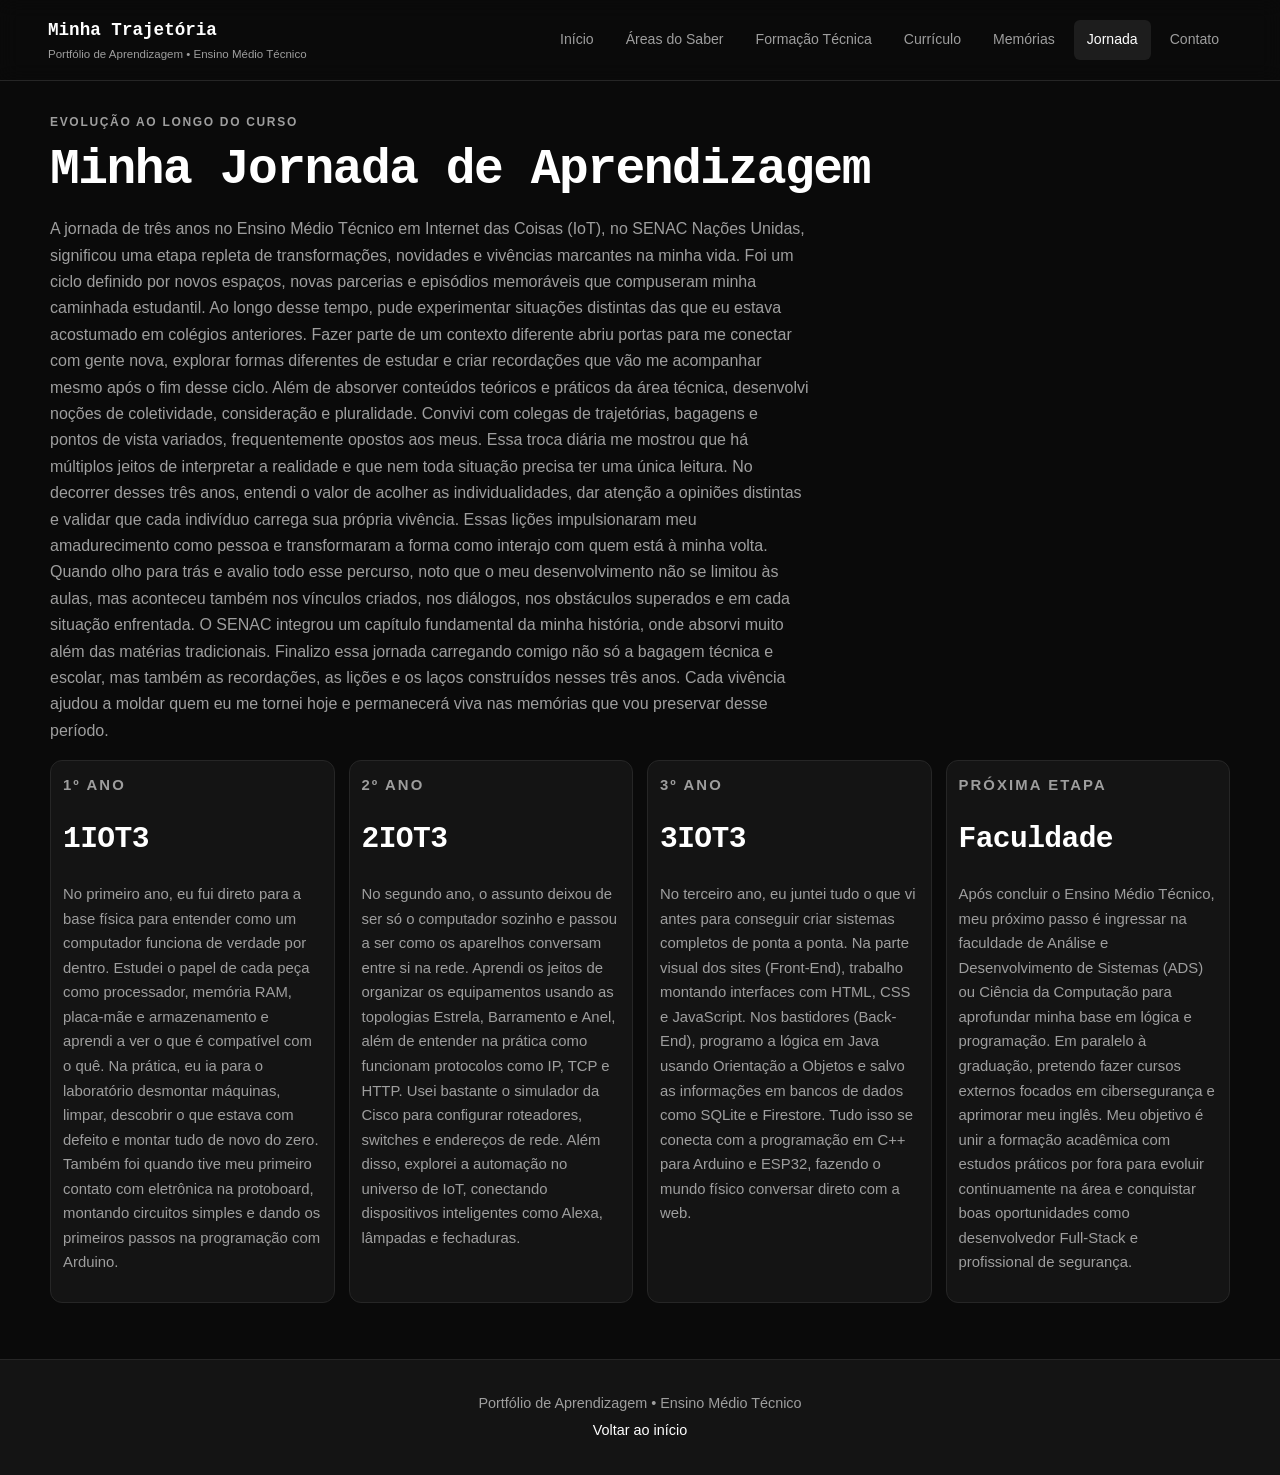
<file: paginas/jornada.html>
<!doctype html>
<html lang="pt-BR">
  <head>
    <meta charset="UTF-8" />
    <meta name="viewport" content="width=device-width, initial-scale=1.0" />
    <meta
      name="description"
      content="Portfólio de aprendizagem do Ensino Médio Técnico."
    />
    <title>Minha Jornada | Minha Trajetória</title>
    <!-- Folha de estilos compartilhada. O caminho muda nas páginas dentro de /paginas. -->
    <link rel="stylesheet" href="../css/estilo.css" />
  </head>
  <body>
    <!-- CABEÇALHO E MENU PRINCIPAL: o menu horizontal usa display:flex no CSS. -->
    <header class="site-header">
      <a class="marca" href="../index.html"
        >Minha Trajetória<small
          >Portfólio de Aprendizagem • Ensino Médio Técnico</small
        ></a
      >
      <button
        class="menu-toggle"
        type="button"
        aria-expanded="false"
        aria-controls="menu-principal"
      >
        ☰ Menu
      </button>
      <nav aria-label="Navegação principal">
        <ul class="menu-horizontal" id="menu-principal">
          <li><a href="../index.html">Início</a></li>
          <li><a href="areas-do-saber.html">Áreas do Saber</a></li>
          <li><a href="formacao-tecnica.html">Formação Técnica</a></li>
          <li><a href="curriculo.html">Currículo</a></li>
          <li><a href="memorias.html">Memórias</a></li>
          <li><a href="jornada.html" aria-current="page">Jornada</a></li>
          <li><a href="contato.html">Contato</a></li>
        </ul>
      </nav>
    </header>
    <main>
      <p class="eyebrow">Evolução ao longo do curso</p>
      <h1>Minha Jornada de Aprendizagem</h1>
      <p class="subtitulo">
        A jornada de três anos no Ensino Médio Técnico em Internet das Coisas
        (IoT), no SENAC Nações Unidas, significou uma etapa repleta de
        transformações, novidades e vivências marcantes na minha vida. Foi um
        ciclo definido por novos espaços, novas parcerias e episódios memoráveis
        que compuseram minha caminhada estudantil. Ao longo desse tempo, pude
        experimentar situações distintas das que eu estava acostumado em
        colégios anteriores. Fazer parte de um contexto diferente abriu portas
        para me conectar com gente nova, explorar formas diferentes de estudar e
        criar recordações que vão me acompanhar mesmo após o fim desse ciclo.
        Além de absorver conteúdos teóricos e práticos da área técnica,
        desenvolvi noções de coletividade, consideração e pluralidade. Convivi
        com colegas de trajetórias, bagagens e pontos de vista variados,
        frequentemente opostos aos meus. Essa troca diária me mostrou que há
        múltiplos jeitos de interpretar a realidade e que nem toda situação
        precisa ter uma única leitura. No decorrer desses três anos, entendi o
        valor de acolher as individualidades, dar atenção a opiniões distintas e
        validar que cada indivíduo carrega sua própria vivência. Essas lições
        impulsionaram meu amadurecimento como pessoa e transformaram a forma
        como interajo com quem está à minha volta. Quando olho para trás e
        avalio todo esse percurso, noto que o meu desenvolvimento não se limitou
        às aulas, mas aconteceu também nos vínculos criados, nos diálogos, nos
        obstáculos superados e em cada situação enfrentada. O SENAC integrou um
        capítulo fundamental da minha história, onde absorvi muito além das
        matérias tradicionais. Finalizo essa jornada carregando comigo não só a
        bagagem técnica e escolar, mas também as recordações, as lições e os
        laços construídos nesses três anos. Cada vivência ajudou a moldar quem
        eu me tornei hoje e permanecerá viva nas memórias que vou preservar
        desse período.
      </p>
      <section class="linha-tempo">
        <article class="card">
          <p class="eyebrow">1º ano</p>
          <h2>1IOT3</h2>
          <p>
            No primeiro ano, eu fui direto para a base física para entender como
            um computador funciona de verdade por dentro. Estudei o papel de
            cada peça como processador, memória RAM, placa-mãe e armazenamento e
            aprendi a ver o que é compatível com o quê. Na prática, eu ia para o
            laboratório desmontar máquinas, limpar, descobrir o que estava com
            defeito e montar tudo de novo do zero. Também foi quando tive meu
            primeiro contato com eletrônica na protoboard, montando circuitos
            simples e dando os primeiros passos na programação com Arduino.
          </p>
        </article>
        <article class="card">
          <p class="eyebrow">2º ano</p>
          <h2>2IOT3</h2>
          <p>
            No segundo ano, o assunto deixou de ser só o computador sozinho e
            passou a ser como os aparelhos conversam entre si na rede. Aprendi
            os jeitos de organizar os equipamentos usando as topologias Estrela,
            Barramento e Anel, além de entender na prática como funcionam
            protocolos como IP, TCP e HTTP. Usei bastante o simulador da Cisco
            para configurar roteadores, switches e endereços de rede. Além
            disso, explorei a automação no universo de IoT, conectando
            dispositivos inteligentes como Alexa, lâmpadas e fechaduras.
          </p>
        </article>
        <article class="card">
          <p class="eyebrow">3º ano</p>
          <h2>3IOT3</h2>
          <p>
            No terceiro ano, eu juntei tudo o que vi antes para conseguir criar
            sistemas completos de ponta a ponta. Na parte visual dos sites
            (Front-End), trabalho montando interfaces com HTML, CSS e
            JavaScript. Nos bastidores (Back-End), programo a lógica em Java
            usando Orientação a Objetos e salvo as informações em bancos de
            dados como SQLite e Firestore. Tudo isso se conecta com a
            programação em C++ para Arduino e ESP32, fazendo o mundo físico
            conversar direto com a web.
          </p>
        </article>
        <article class="card">
          <p class="eyebrow">Próxima etapa</p>
          <h2>Faculdade</h2>
          <p>
            Após concluir o Ensino Médio Técnico, meu próximo passo é ingressar
            na faculdade de Análise e Desenvolvimento de Sistemas (ADS) ou
            Ciência da Computação para aprofundar minha base em lógica e
            programação. Em paralelo à graduação, pretendo fazer cursos externos
            focados em cibersegurança e aprimorar meu inglês. Meu objetivo é
            unir a formação acadêmica com estudos práticos por fora para evoluir
            continuamente na área e conquistar boas oportunidades como
            desenvolvedor Full-Stack e profissional de segurança.
          </p>
        </article>
      </section>
    </main>
    <!-- RODAPÉ -->
    <footer class="site-footer">
      <p>Portfólio de Aprendizagem • Ensino Médio Técnico</p>
      <p><a style="color: #fff" href="../index.html">Voltar ao início</a></p>
    </footer>
    <script src="../js/site.js"></script>
  </body>
</html>
</file>
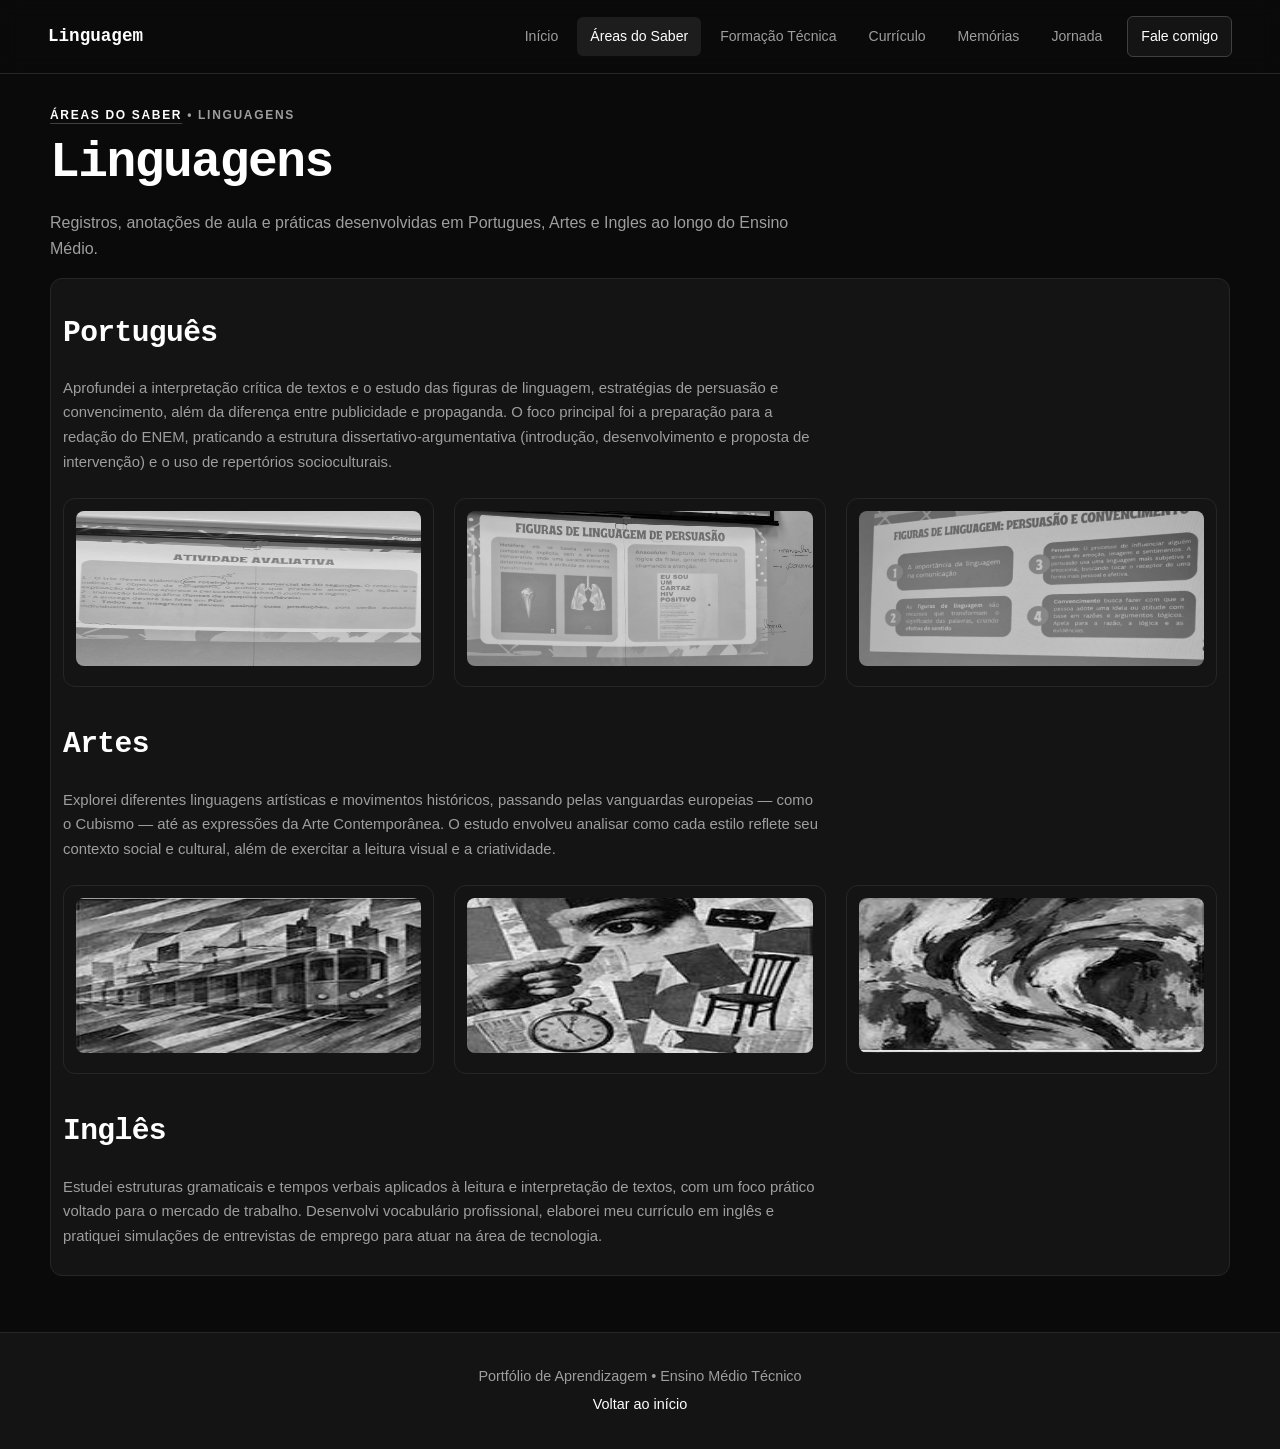
<file: paginas/linguagens.html>
<!doctype html>
<html lang="pt-BR">
  <head>
    <meta charset="UTF-8" />
    <meta name="viewport" content="width=device-width, initial-scale=1.0" />
    <meta
      name="description"
      content="Portfólio de aprendizagem do Ensino Médio Técnico — Ciências da Natureza."
    />
    <title>Área do Saber | Linguagens</title>
    <link rel="stylesheet" href="../css/estilo.css" />
  </head>
  <body>
    <!-- CABEÇALHO E MENU PRINCIPAL -->
    <header class="site-header">
      <a class="marca" href="../index.html">
        <span>Linguagem</span>
      </a>

      <button
        class="menu-toggle"
        type="button"
        aria-expanded="false"
        aria-controls="menu-principal"
      >
        ☰ Menu
      </button>

      <nav aria-label="Navegação principal">
        <ul class="menu-horizontal" id="menu-principal">
          <li><a href="../index.html">Início</a></li>
          <li>
            <a href="areas-do-saber.html" aria-current="page">Áreas do Saber</a>
          </li>
          <li><a href="formacao-tecnica.html">Formação Técnica</a></li>
          <li><a href="curriculo.html">Currículo</a></li>
          <li><a href="memorias.html">Memórias</a></li>
          <li><a href="jornada.html">Jornada</a></li>
          <li><a href="contato.html" class="nav-cta">Fale comigo</a></li>
        </ul>
      </nav>
    </header>

    <main>
      <p class="eyebrow">
        <a href="areas-do-saber.html">Áreas do Saber</a> • Linguagens
      </p>
      <h1>Linguagens</h1>
      <p class="subtitulo">
        Registros, anotações de aula e práticas desenvolvidas em Portugues,
        Artes e Ingles ao longo do Ensino Médio.
      </p>
      <div class="card">
        <section class="secao-disciplina">
          <h2>Português</h2>
          <p class="subtitulo">
            Aprofundei a interpretação crítica de textos e o estudo das figuras
            de linguagem, estratégias de persuasão e convencimento, além da
            diferença entre publicidade e propaganda. O foco principal foi a
            preparação para a redação do ENEM, praticando a estrutura
            dissertativo-argumentativa (introdução, desenvolvimento e proposta
            de intervenção) e o uso de repertórios socioculturais.
          </p>

          <div class="grade-cards">
            <article class="card">
              <img
                src="../imagens/atividades/portugues.png"
                alt="Registro de aula de Português"
              />
            </article>

            <article class="card">
              <img
                src="../imagens/atividades/portugues2.png"
                alt="Registro de aula de Português"
              />
            </article>

            <article class="card">
              <img
                src="../imagens/atividades/portugues3.png"
                alt="Registro de aula de Português"
              />
            </article>
          </div>
        </section>
        <section class="secao-disciplina">
          <h2>Artes</h2>
          <p class="subtitulo">
            Explorei diferentes linguagens artísticas e movimentos históricos,
            passando pelas vanguardas europeias — como o Cubismo — até as
            expressões da Arte Contemporânea. O estudo envolveu analisar como
            cada estilo reflete seu contexto social e cultural, além de
            exercitar a leitura visual e a criatividade.
          </p>

          <div class="grade-cards">
            <article class="card">
              <img
                src="../imagens/atividades/artes1.png"
                alt="Registro de aula de Artes"
              />
            </article>

            <article class="card">
              <img
                src="../imagens/atividades/artes2.png"
                alt="Registro de aula de Artes"
              />
            </article>
            <article class="card">
              <img
                src="../imagens/atividades/artes3.png"
                alt="Registro de aula de Artes"
              />
            </article>
          </div>
        </section>
        <section class="secao-disciplina">
          <h2>Inglês</h2>
          <p class="subtitulo">
            Estudei estruturas gramaticais e tempos verbais aplicados à leitura
            e interpretação de textos, com um foco prático voltado para o
            mercado de trabalho. Desenvolvi vocabulário profissional, elaborei
            meu currículo em inglês e pratiquei simulações de entrevistas de
            emprego para atuar na área de tecnologia.
          </p>
        </section>
      </div>
    </main>

    <!-- RODAPÉ -->
    <footer class="site-footer">
      <p>Portfólio de Aprendizagem • Ensino Médio Técnico</p>
      <p><a href="../index.html">Voltar ao início</a></p>
    </footer>

    <script src="../js/site.js"></script>
  </body>
</html>
</file>
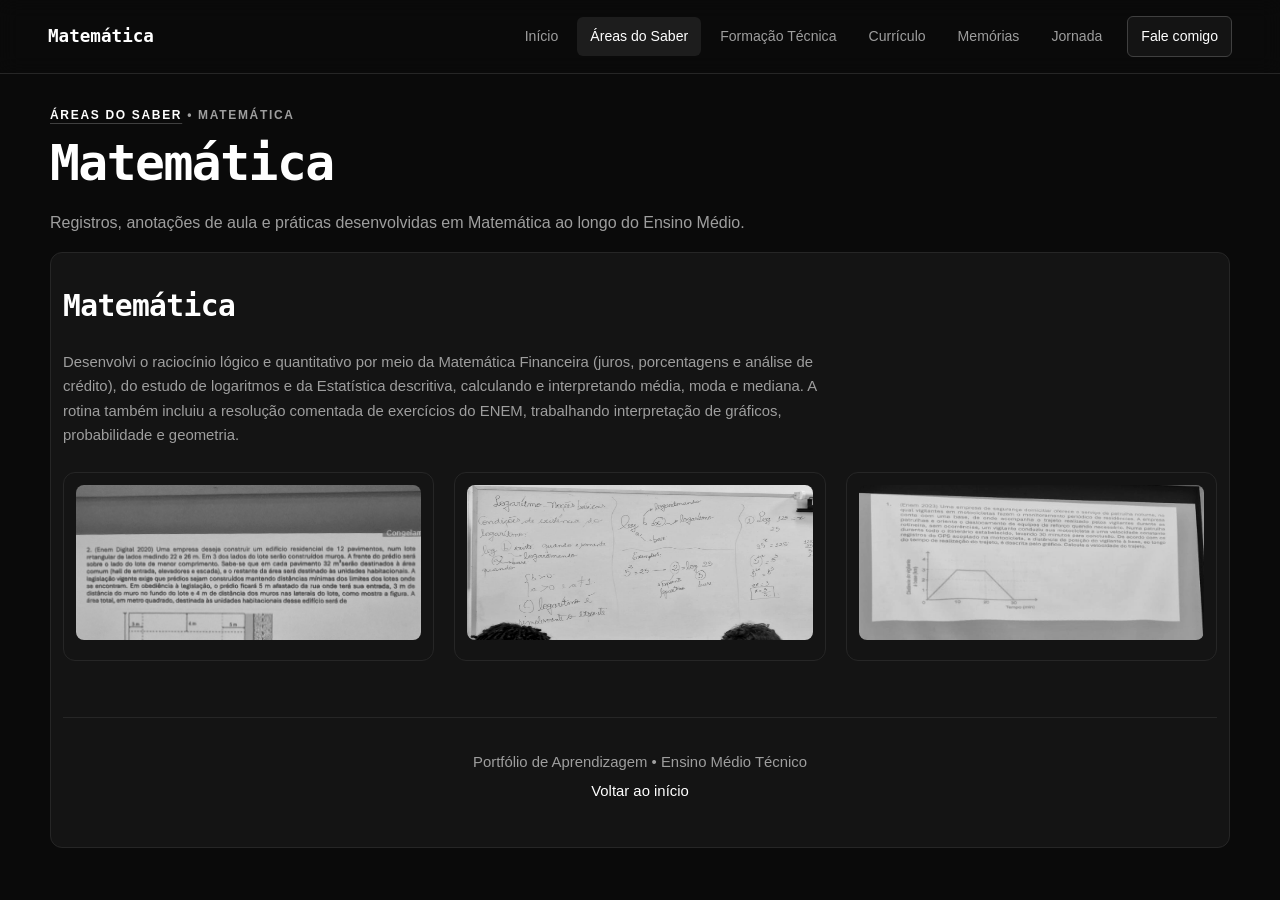
<file: paginas/matematica.html>
<!doctype html>
<html lang="pt-BR">
  <head>
    <meta charset="UTF-8" />
    <meta name="viewport" content="width=device-width, initial-scale=1.0" />
    <meta
      name="description"
      content="Portfólio de aprendizagem do Ensino Médio Técnico — Ciências da Natureza."
    />
    <title>Área do Saber | Matemática</title>
    <link rel="stylesheet" href="../css/estilo.css" />
  </head>
  <body>
    <!-- CABEÇALHO E MENU PRINCIPAL -->
    <header class="site-header">
      <a class="marca" href="../index.html">
        <span>Matemática</span>
      </a>

      <button
        class="menu-toggle"
        type="button"
        aria-expanded="false"
        aria-controls="menu-principal"
      >
        ☰ Menu
      </button>

      <nav aria-label="Navegação principal">
        <ul class="menu-horizontal" id="menu-principal">
          <li><a href="../index.html">Início</a></li>
          <li>
            <a href="areas-do-saber.html" aria-current="page">Áreas do Saber</a>
          </li>
          <li><a href="formacao-tecnica.html">Formação Técnica</a></li>
          <li><a href="curriculo.html">Currículo</a></li>
          <li><a href="memorias.html">Memórias</a></li>
          <li><a href="jornada.html">Jornada</a></li>
          <li><a href="contato.html" class="nav-cta">Fale comigo</a></li>
        </ul>
      </nav>
    </header>

    <main>
      <p class="eyebrow">
        <a href="areas-do-saber.html">Áreas do Saber</a> • Matemática
      </p>
      <h1>Matemática</h1>
      <p class="subtitulo">
        Registros, anotações de aula e práticas desenvolvidas em Matemática ao longo do Ensino Médio.
      </p>
      <div class="card">
        <section class="secao-disciplina" >
          <h2>Matemática</h2>
          <p class="subtitulo">
            Desenvolvi o raciocínio lógico e quantitativo por meio da Matemática Financeira (juros, porcentagens e análise de crédito), do estudo de logaritmos e da Estatística descritiva, calculando e interpretando média, moda e mediana. A rotina também incluiu a resolução comentada de exercícios do ENEM, trabalhando interpretação de gráficos, probabilidade e geometria.
          </p>
          <div class="grade-cards">
            <article class="card">
              <img
                src="../imagens/atividades/matematica2.png"
                alt="Registro de aula de Matematica"
              />
            </article>
            <article class="card">
              <img
                src="../imagens/atividades/matematica1.png"
                alt="Registro de aula de Matematica"
              />
            </article>
            <article class="card">
              <img
                src="../imagens/atividades/matematica3.png"
                alt="Registro de aula de Matematica"
              />
            </article>
          </div>
        </section>

    <!-- RODAPÉ -->
    <footer class="site-footer">
      <p>Portfólio de Aprendizagem • Ensino Médio Técnico</p>
      <p><a href="../index.html">Voltar ao início</a></p>
    </footer>

    <script src="../js/site.js"></script>
  </body>
</html>
</file>
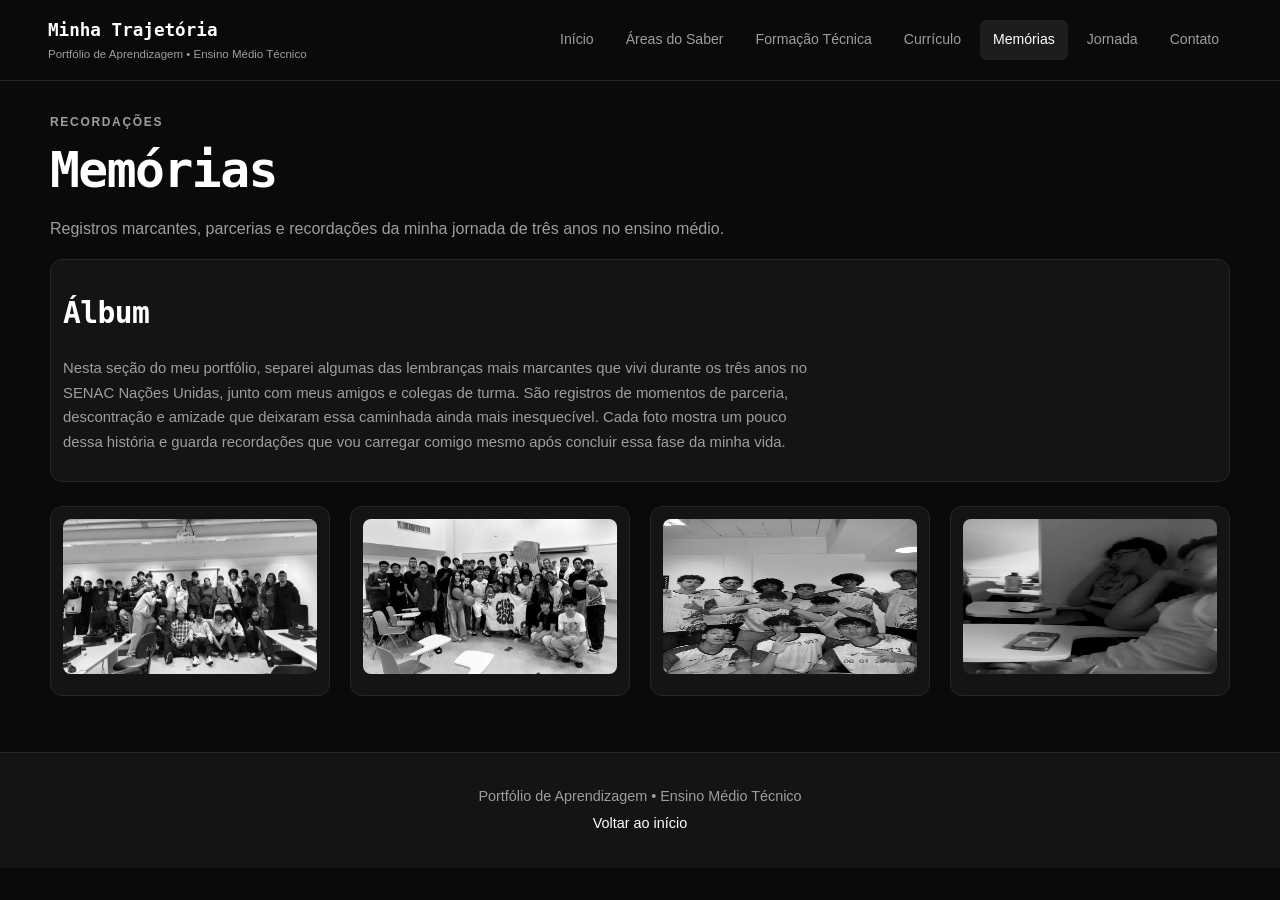
<file: paginas/memorias.html>
<!doctype html>
<html lang="pt-BR">
  <head>
    <meta charset="UTF-8" />
    <meta name="viewport" content="width=device-width, initial-scale=1.0" />
    <meta
      name="description"
      content="Portfólio de aprendizagem do Ensino Médio Técnico."
    />
    <title>Memórias | Minha Trajetória</title>
    <!-- Folha de estilos compartilhada. O caminho muda nas páginas dentro de /paginas. -->
    <link rel="stylesheet" href="../css/estilo.css" />
  </head>
  <body>
    <!-- CABEÇALHO E MENU PRINCIPAL: o menu horizontal usa display:flex no CSS. -->
    <header class="site-header">
      <a class="marca" href="../index.html"
        >Minha Trajetória<small
          >Portfólio de Aprendizagem • Ensino Médio Técnico</small
        ></a
      >
      <button
        class="menu-toggle"
        type="button"
        aria-expanded="false"
        aria-controls="menu-principal"
      >
        ☰ Menu
      </button>
      <nav aria-label="Navegação principal">
        <ul class="menu-horizontal" id="menu-principal">
          <li><a href="../index.html">Início</a></li>
          <li><a href="areas-do-saber.html">Áreas do Saber</a></li>
          <li><a href="formacao-tecnica.html">Formação Técnica</a></li>
          <li><a href="curriculo.html">Currículo</a></li>
          <li><a href="memorias.html" aria-current="page">Memórias</a></li>
          <li><a href="jornada.html">Jornada</a></li>
          <li><a href="contato.html">Contato</a></li>
        </ul>
      </nav>
    </header>
    <main>
      <p class="eyebrow">Recordações</p>
      <h1>Memórias</h1>
      <p class="subtitulo">
        Registros marcantes, parcerias e recordações da minha jornada de três
        anos no ensino médio.
      </p>
      <div class="card">
        <section class="secao-disciplina">
          <h2>Álbum</h2>
          <p class="subtitulo">
            Nesta seção do meu portfólio, separei algumas das lembranças mais
            marcantes que vivi durante os três anos no SENAC Nações Unidas,
            junto com meus amigos e colegas de turma. São registros de momentos
            de parceria, descontração e amizade que deixaram essa caminhada
            ainda mais inesquecível. Cada foto mostra um pouco dessa história e
            guarda recordações que vou carregar comigo mesmo após concluir essa
            fase da minha vida.
          </p>
          </div>
          <div class="grade-cards"    >
            <article class="card">
              <img
                src="../imagens/memorias/memoria.png"
                alt="Registro de uma foto tirada no Senac"    
              />
            </article>
            <article class="card">
              <img
                src="../imagens/memorias/memoria1.png"
                alt="Registro de uma foto tirada no Senac"
              />
            </article>
            <article class="card">
              <img
                src="../imagens/memorias/memoria3.jpeg"
                alt="Registro de uma foto tirada no Senac"
              />
            </article>
            <article class="card">
              <img
                src="../imagens/memorias/memoria4.png "
                alt="Registro de uma foto tirada no Senac"
              />
            </article>
          </div>
        </section>
      </div>
    </main>
    <!-- RODAPÉ -->
    <footer class="site-footer">
      <p>Portfólio de Aprendizagem • Ensino Médio Técnico</p>
      <p><a style="color: #fff" href="../index.html">Voltar ao início</a></p>
    </footer>
    <script src="../js/site.js"></script>
  </body>
</html>
</file>
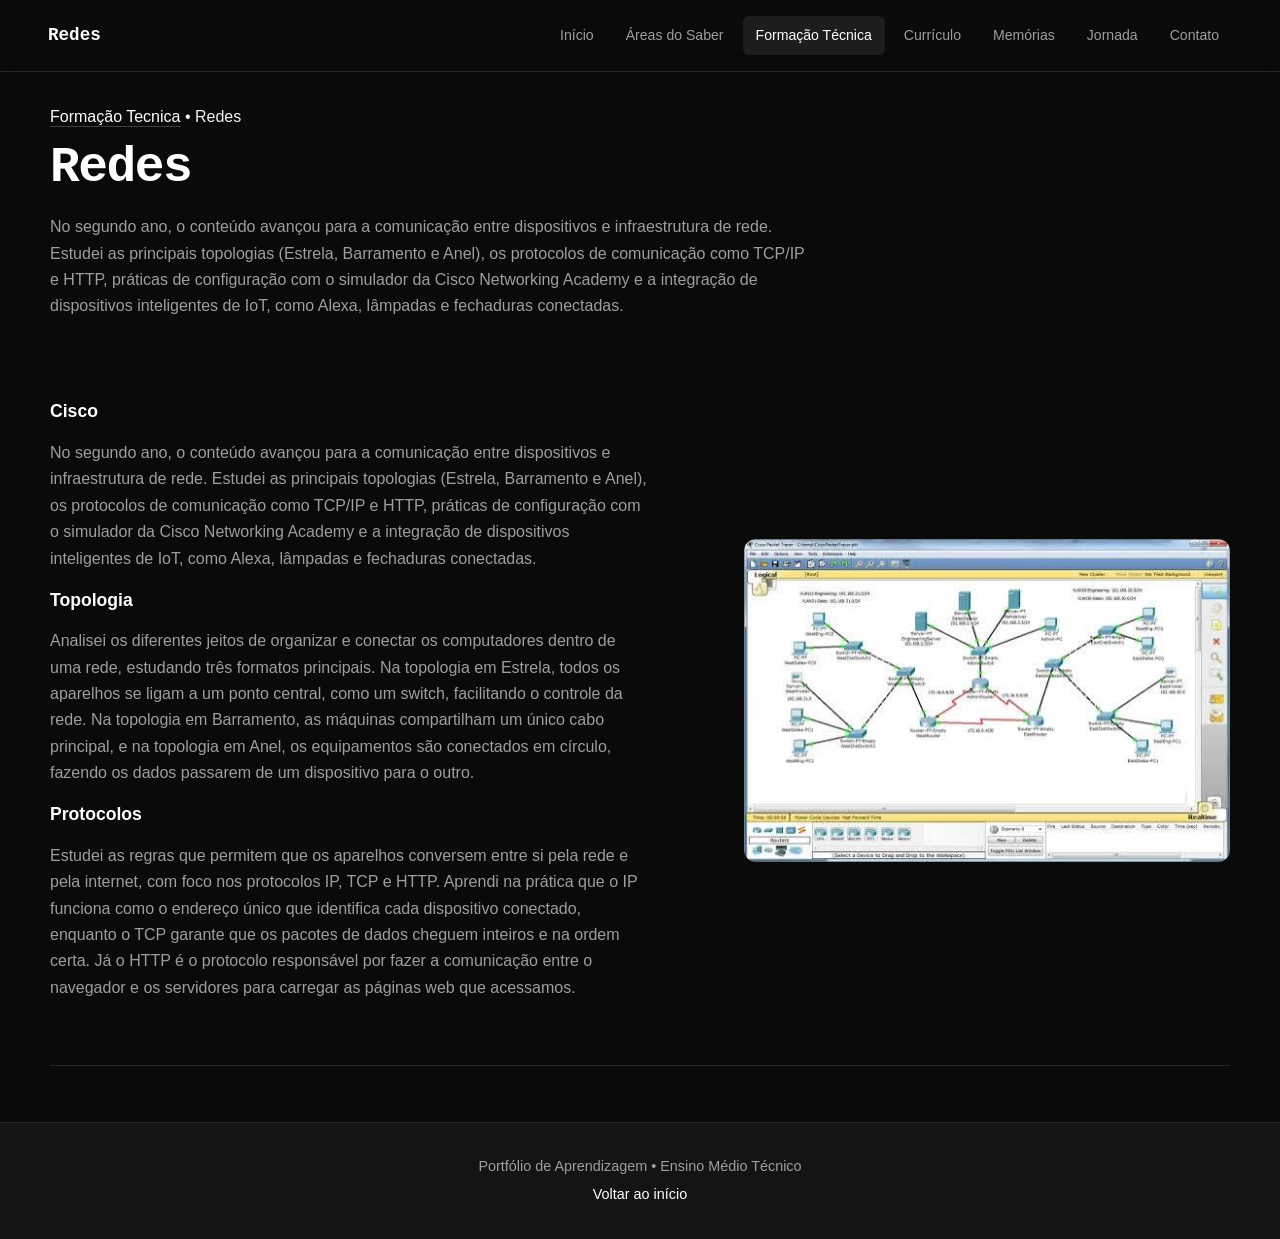
<file: paginas/redes.html>
<!doctype html>
<html lang="pt-BR">
  <head>
    <meta charset="UTF-8" />
    <meta name="viewport" content="width=device-width, initial-scale=1.0" />
    <meta
      name="description"
      content="Portfólio de aprendizagem do Ensino Médio Técnico."
    />
    <title>Redes | Formação Tecnica</title>
    <!-- Folha de estilos compartilhada. O caminho muda nas páginas dentro de /paginas. -->
    <link rel="stylesheet" href="../css/estilo.css" />
  </head>
  <body>
    <!-- CABEÇALHO E MENU PRINCIPAL -->
    <header class="site-header">
      <a class="marca" href="../index.html"><span>Redes</span></a>
      <button
        class="menu-toggle"
        type="button"
        aria-expanded="false"
        aria-controls="menu-principal"
      >
        ☰ Menu
      </button>
      <nav aria-label="Navegação principal">
        <ul class="menu-horizontal" id="menu-principal">
          <li><a href="../index.html">Início</a></li>
          <li><a href="areas-do-saber.html">Áreas do Saber</a></li>
          <li>
            <a href="formacao-tecnica.html" aria-current="page"
              >Formação Técnica</a
            >
          </li>
          <li><a href="curriculo.html">Currículo</a></li>
          <li><a href="memorias.html">Memórias</a></li>
          <li><a href="jornada.html">Jornada</a></li>
          <li><a href="contato.html">Contato</a></li>
        </ul>
      </nav>
    </header>
    <main>
      <a href="formacao-tecnica.html">Formação Tecnica</a> • Redes
      <h1>Redes</h1>
      <p class="subtitulo">
        No segundo ano, o conteúdo avançou para a comunicação entre dispositivos
        e infraestrutura de rede. Estudei as principais topologias (Estrela,
        Barramento e Anel), os protocolos de comunicação como TCP/IP e HTTP,
        práticas de configuração com o simulador da Cisco Networking Academy e a
        integração de dispositivos inteligentes de IoT, como Alexa, lâmpadas e
        fechaduras conectadas.
      </p>
      <section class="hero">
        <div>
          <h3>Cisco</h3>
          <p>
            No segundo ano, o conteúdo avançou para a comunicação entre
            dispositivos e infraestrutura de rede. Estudei as principais
            topologias (Estrela, Barramento e Anel), os protocolos de
            comunicação como TCP/IP e HTTP, práticas de configuração com o
            simulador da Cisco Networking Academy e a integração de dispositivos
            inteligentes de IoT, como Alexa, lâmpadas e fechaduras conectadas.
          </p>
          <h3>Topologia</h3>
          <p>
            Analisei os diferentes jeitos de organizar e conectar os
            computadores dentro de uma rede, estudando três formatos principais.
            Na topologia em Estrela, todos os aparelhos se ligam a um ponto
            central, como um switch, facilitando o controle da rede. Na
            topologia em Barramento, as máquinas compartilham um único cabo
            principal, e na topologia em Anel, os equipamentos são conectados em
            círculo, fazendo os dados passarem de um dispositivo para o outro.
          </p>
          <h3>Protocolos</h3>
          <p>
            Estudei as regras que permitem que os aparelhos conversem entre si
            pela rede e pela internet, com foco nos protocolos IP, TCP e HTTP.
            Aprendi na prática que o IP funciona como o endereço único que
            identifica cada dispositivo conectado, enquanto o TCP garante que os
            pacotes de dados cheguem inteiros e na ordem certa. Já o HTTP é o
            protocolo responsável por fazer a comunicação entre o navegador e os
            servidores para carregar as páginas web que acessamos.
          </p>
        </div>
        <img
          class="hero-foto"
          src="../imagens/atividades/cisco.jpg"
          alt="Imagem ilustrativa do aplicatico CISCO"
        />
      </section>
    </main>
    <!-- RODAPÉ compartilhado por todas as páginas. -->
    <footer class="site-footer">
      <p>Portfólio de Aprendizagem • Ensino Médio Técnico</p>
      <p><a style="color: #fff" href="../index.html">Voltar ao início</a></p>
    </footer>
    <script src="../js/site.js"></script>
  </body>
</html>
</file>
<file: css/estilo.css>
/* ============================================================
   PORTFÓLIO DO ESTUDANTE — TEMA NEUTRO ESCURO (MINIMALISTA)
   Arquivo: css/estilo.css
   ============================================================ */

/* 1. Design Tokens: paleta neutra em preto, grafite e cinza */
:root {
  --fundo: #0a0a0a;
  --superficie: #141414;
  --superficie-hover: #1d1d1d;
  --borda: #262626;
  --borda-destaque: #404040;
  --texto: #f2f2f2;
  --texto-suave: #9e9e9e;
  --branco: #ffffff;
  --preto: #0a0a0a;
  --fonte-corpo: 'Inter', -apple-system, BlinkMacSystemFont, Arial, sans-serif;
  --fonte-mono: 'JetBrains Mono', monospace;
}

/* 2. Reset e base */
* {
  box-sizing: border-box;
}

html {
  scroll-behavior: smooth;
  color-scheme: dark;
}

body {
  margin: 0;
  font-family: var(--fonte-corpo);
  line-height: 1.65;
  color: var(--texto);
  background: var(--fundo);
  -webkit-font-smoothing: antialiased;
}

a {
  color: var(--branco);
  text-decoration: underline;
  text-decoration-color: var(--borda-destaque);
  text-underline-offset: 4px;
  transition:
    color 0.2s ease,
    text-decoration-color 0.2s ease;
}

a:hover,
a:focus-visible {
  color: var(--texto-suave);
  text-decoration-color: var(--branco);
}

/* 3. Cabeçalho minimalista */
.site-header {
  background: rgba(10, 10, 10, 0.9);
  backdrop-filter: blur(10px);
  border-bottom: 1px solid var(--borda);
  color: var(--texto);
  padding: 16px clamp(16px, 4vw, 48px);
  display: flex;
  align-items: center;
  justify-content: space-between;
  gap: 20px;
  position: sticky;
  top: 0;
  z-index: 100;
}

.marca {
  color: var(--branco);
  text-decoration: none;
  font-family: var(--fonte-mono);
  font-size: 1.1rem;
  font-weight: 700;
  white-space: nowrap;
}

.marca small {
  display: block;
  font-family: var(--fonte-corpo);
  font-size: 0.72rem;
  font-weight: 400;
  color: var(--texto-suave);
}

/* 4. Menu horizontal superior */
.menu-horizontal {
  display: flex;
  align-items: center;
  flex-wrap: wrap;
  gap: 6px;
  list-style: none;
  margin: 0;
  padding: 0;
}

.menu-horizontal a {
  display: block;
  color: var(--texto-suave);
  text-decoration: none;
  padding: 8px 13px;
  border-radius: 6px;
  font-size: 0.88rem;
  transition:
    color 0.2s ease,
    background 0.2s ease,
    border-color 0.2s ease;
}

.menu-horizontal a:hover,
.menu-horizontal a:focus-visible,
.menu-horizontal a[aria-current='page'] {
  color: var(--branco);
  background: var(--superficie-hover);
  outline: none;
}

.menu-horizontal a.nav-cta {
  color: var(--branco);
  background: var(--superficie);
  border: 1px solid var(--borda-destaque);
  margin-left: 6px;
}

.menu-horizontal a.nav-cta:hover {
  background: #262626;
  border-color: #666666;
}

/* 5. Botão de menu mobile */
.menu-toggle {
  display: none;
  border: 1px solid var(--borda-destaque);
  background: var(--superficie);
  color: var(--branco);
  border-radius: 6px;
  padding: 8px 12px;
  font: inherit;
  cursor: pointer;
}

/* 6. Container principal e tipografia */
main {
  width: min(1180px, calc(100% - 32px));
  margin: 32px auto;
}

h1,
h2,
h3 {
  line-height: 1.2;
  color: var(--branco);
}

h1 {
  font-family: var(--fonte-mono);
  font-size: clamp(2rem, 4vw, 3.1rem);
  letter-spacing: -0.03em;
  margin: 8px 0 12px;
}

h2 {
  font-family: var(--fonte-mono);
  font-size: clamp(1.35rem, 2.4vw, 1.85rem);
  letter-spacing: -0.02em;
}

h3 {
  font-size: 1.1rem;
  font-weight: 600;
}

.subtitulo {
  color: var(--texto-suave);
  max-width: 760px;
}

.eyebrow {
  text-transform: uppercase;
  letter-spacing: 0.14em;
  font-size: 0.75rem;
  font-weight: 600;
  color: var(--texto-suave);
  margin: 0;
}

/* 7. Hero */
.hero {
  display: grid;
  grid-template-columns: 1.15fr 0.85fr;
  align-items: center;
  gap: 36px;
  padding: clamp(24px, 4vw, 48px) 0;
  border-bottom: 1px solid var(--borda);
  margin-bottom: 44px;
}

.hero h2 {
  font-family: var(--fonte-corpo);
  font-weight: 500;
  font-size: clamp(1.15rem, 2vw, 1.45rem);
  color: var(--texto-suave);
  margin: 0 0 18px;
}

.hero p {
  max-width: 600px;
  color: var(--texto-suave);
}

.hero-meta {
  color: var(--texto) !important;
  font-size: 0.92rem;
  padding-left: 12px;
  border-left: 2px solid var(--borda-destaque);
}

.hero-acoes {
  display: flex;
  flex-wrap: wrap;
  gap: 12px;
  margin-top: 24px;
}

.hero-foto {
  width: 100%;
  max-height: 420px;
  object-fit: cover;
  object-position: center;
  border-radius: 12px;
  mix-blend-mode: lighten;
}

/* 8. Botões neutros de alto contraste */
.botao {
  display: inline-flex;
  align-items: center;
  justify-content: center;
  gap: 8px;
  background: var(--branco);
  color: var(--preto);
  padding: 10px 18px;
  border: 1px solid var(--branco);
  border-radius: 6px;
  text-decoration: none;
  font-size: 0.9rem;
  font-weight: 600;
  cursor: pointer;
  transition:
    transform 0.2s ease,
    background 0.2s ease,
    color 0.2s ease,
    border-color 0.2s ease;
}

.botao:hover {
  background: #d9d9d9;
  border-color: #d9d9d9;
  transform: translateY(-2px);
}

.botao.secundario {
  background: var(--superficie);
  color: var(--texto);
  border: 1px solid var(--borda-destaque);
}

.botao.secundario:hover {
  background: var(--superficie-hover);
  border-color: #666666;
}

/* 9. Cards e grades */
.grade-cards {
  display: grid;
  grid-template-columns: repeat(auto-fit, minmax(260px, 1fr));
  gap: 20px;
  margin: 24px 0 40px;
}

.card {
  background: var(--superficie);
  border: 1px solid var(--borda);
  border-radius: 12px;
  padding: 12px;
  transition: border-color 0.2s ease;
}

.card:hover {
  border-color: var(--borda-destaque);
}

.card img {
  width: 100%;
  height: 155px;
  object-fit: fill;
  border-radius: 8px;
  filter: grayscale(100%) contrast(1.08);
}

.card h3 {
  margin-top: 14px;
}

.card p {
  color: var(--texto-suave);
  font-size: 0.93rem;
}

.card a {
  margin-top: 10px;
}

/* 10. Carrossel HORIZONTAL */
.carrossel {
  position: relative;
  margin: 18px 0 40px;
}

.carrossel-faixa {
  display: flex;
  gap: 18px;
  overflow-x: auto;
  padding: 8px 4px 18px;
  scroll-snap-type: x mandatory;
  scroll-behavior: smooth;
}

.carrossel-faixa > .slide {
  flex: 0 0 min(300px, 82vw);
  scroll-snap-align: start;
}

.controles-carrossel,
.controles-vertical {
  display: flex;
  justify-content: flex-end;
  gap: 8px;
  margin-bottom: 10px;
}

.controles-carrossel button,
.controles-vertical button {
  border: 1px solid var(--borda-destaque);
  background: var(--superficie);
  color: var(--texto);
  border-radius: 50%;
  width: 40px;
  height: 40px;
  cursor: pointer;
  font-size: 1.15rem;
  transition:
    background 0.2s ease,
    border-color 0.2s ease;
}

.controles-carrossel button:hover,
.controles-vertical button:hover {
  background: var(--superficie-hover);
  border-color: #737373;
}

/* 11. Carrossel VERTICAL */
.carrossel-vertical {
  height: 330px;
  overflow-y: auto;
  scroll-snap-type: y mandatory;
  scroll-behavior: smooth;
  border: 1px solid var(--borda);
  border-radius: 12px;
  background: var(--superficie);
  padding: 12px;
}

.slide-vertical {
  min-height: 145px;
  scroll-snap-align: start;
  padding: 16px;
  border-bottom: 1px solid var(--borda);
}

.slide-vertical:last-child {
  border-bottom: none;
}

/* 12. Layout de páginas internas */
.layout-interno {
  display: grid;
  grid-template-columns: 230px minmax(0, 1fr);
  gap: 24px;
  align-items: start;
}

.menu-lateral {
  position: sticky;
  top: 84px;
  background: var(--superficie);
  border: 1px solid var(--borda);
  border-radius: 12px;
  padding: 12px;
}

.menu-lateral a {
  display: block;
  color: var(--texto-suave);
  text-decoration: none;
  padding: 9px 10px;
  border-radius: 6px;
  transition:
    background 0.2s ease,
    color 0.2s ease;
}

.menu-lateral a:hover,
.menu-lateral a:focus-visible {
  background: var(--superficie-hover);
  color: var(--branco);
}

.painel-conteudo {
  min-width: 0;
  background: var(--superficie);
  border: 1px solid var(--borda);
  border-radius: 12px;
  padding: clamp(18px, 3vw, 32px);
}

/* 13. Linha do tempo e etiquetas (tags) */
.linha-tempo {
  display: grid;
  grid-template-columns: repeat(auto-fit, minmax(180px, 1fr));
  gap: 14px;
}

.etiquetas {
  display: flex;
  flex-wrap: wrap;
  gap: 8px;
  margin-top: 12px;
}

.etiqueta {
  background: #1c1c1c;
  color: #d4d4d4;
  border: 1px solid var(--borda-destaque);
  border-radius: 999px;
  padding: 5px 12px;
  font-family: var(--fonte-mono);
  font-size: 0.8rem;
}

/* 14. Formulários */
label {
  display: block;
  font-weight: 600;
  margin: 12px 0 6px;
  color: var(--texto);
}

input,
textarea,
select {
  width: 100%;
  padding: 11px;
  background: var(--fundo);
  color: var(--texto);
  border: 1px solid var(--borda-destaque);
  border-radius: 6px;
  font: inherit;
}

input:focus,
textarea:focus,
select:focus {
  outline: none;
  border-color: var(--branco);
}

textarea {
  min-height: 130px;
  resize: vertical;
}

/* 15. Rodapé */
.site-footer {
  margin-top: 56px;
  padding: 28px 16px;
  background: var(--superficie);
  border-top: 1px solid var(--borda);
  color: var(--texto-suave);
  text-align: center;
  font-size: 0.9rem;
}

.site-footer p {
  margin: 4px;
}

.site-footer a {
  text-decoration: none;
}

.site-footer a:hover {
  text-decoration: underline;
}

/* 16. Responsividade */
@media (max-width: 850px) {
  .site-header {
    align-items: flex-start;
    flex-wrap: wrap;
  }
  .menu-toggle {
    display: inline-block;
  }
  .menu-horizontal {
    display: none;
    width: 100%;
    flex-direction: column;
    align-items: stretch;
    padding-top: 10px;
  }
  .menu-horizontal.aberto {
    display: flex;
  }
  .menu-horizontal a {
    width: 100%;
  }
  .menu-horizontal a.nav-cta {
    margin-left: 0;
    margin-top: 6px;
    text-align: center;
  }
  .hero {
    grid-template-columns: 1fr;
  }
  .hero-foto {
    max-height: 360px;
  }
  .layout-interno {
    grid-template-columns: 1fr;
  }
  .menu-lateral {
    position: static;
  }
}

@media (prefers-reduced-motion: reduce) {
  html,
  .carrossel-faixa,
  .carrossel-vertical {
    scroll-behavior: auto;
  }
  *,
  *::before,
  *::after {
    transition-duration: 0.01ms !important;
  }
}
</file>
